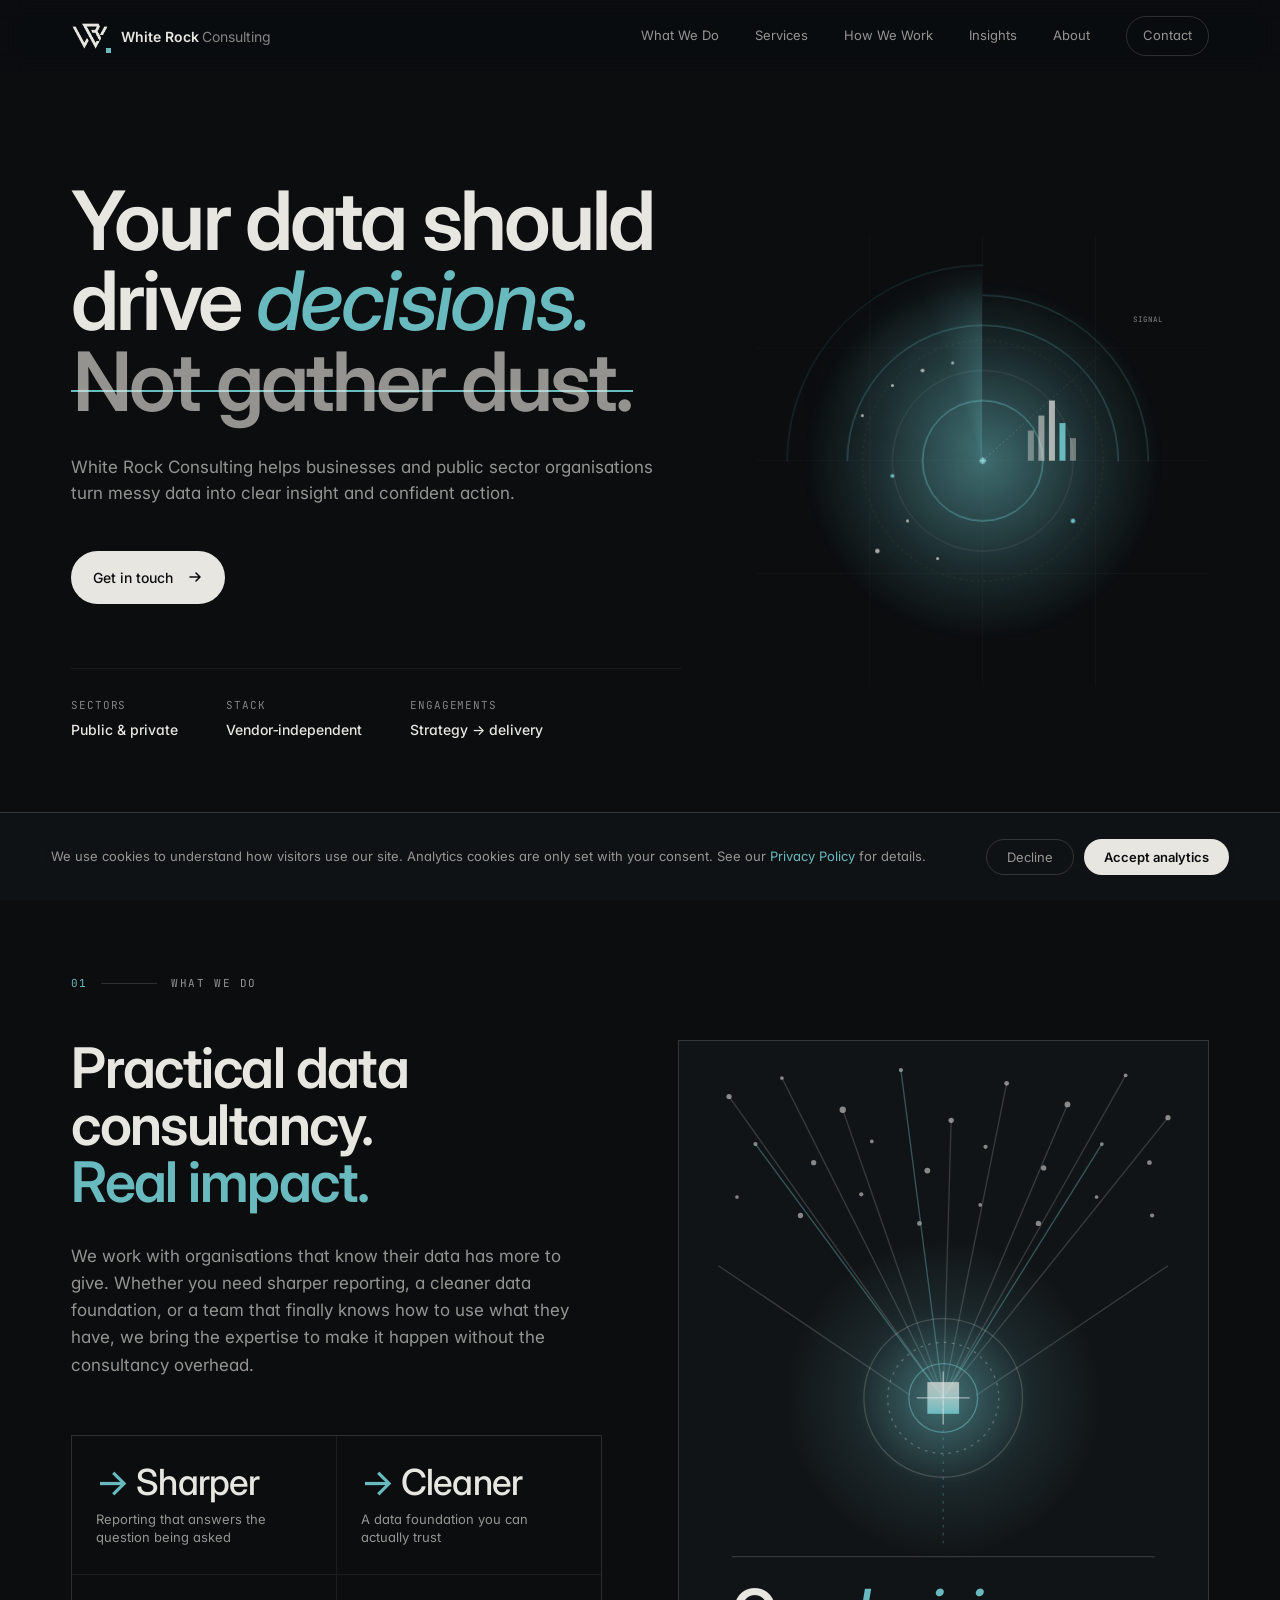
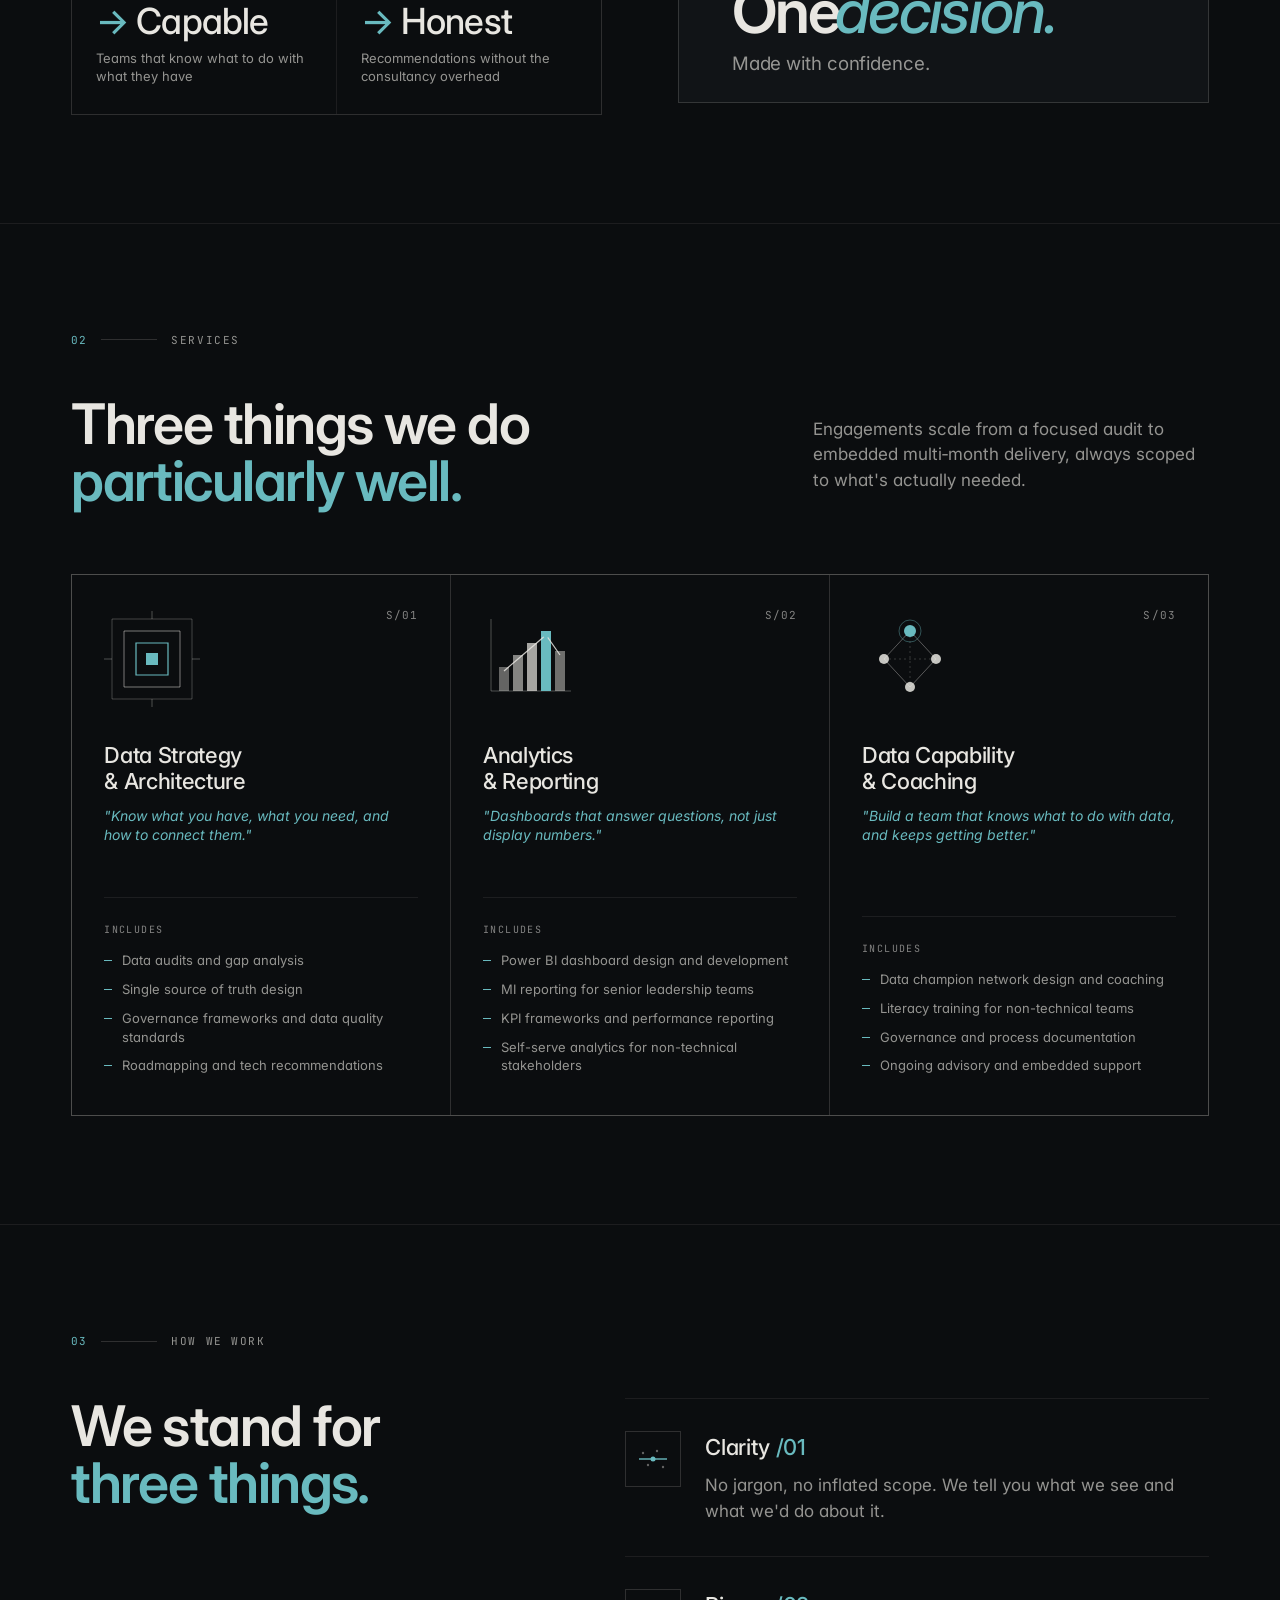
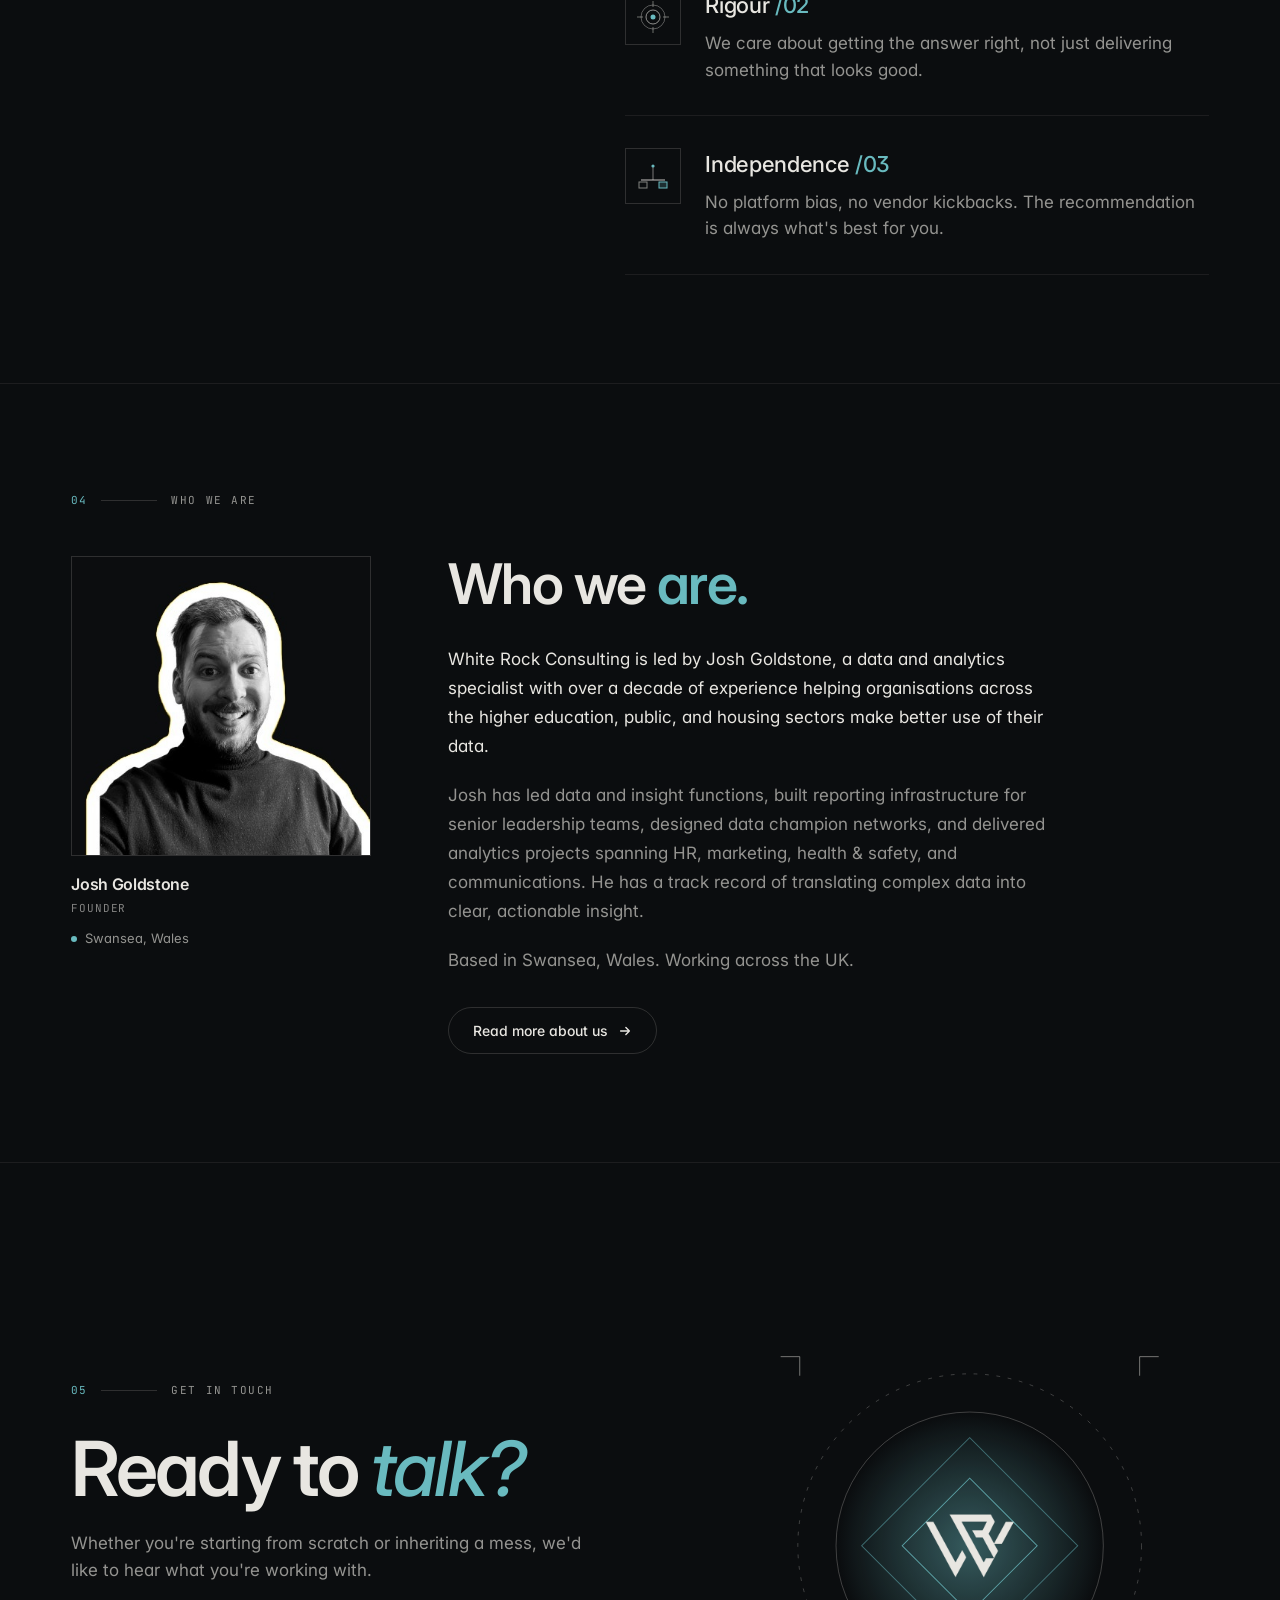
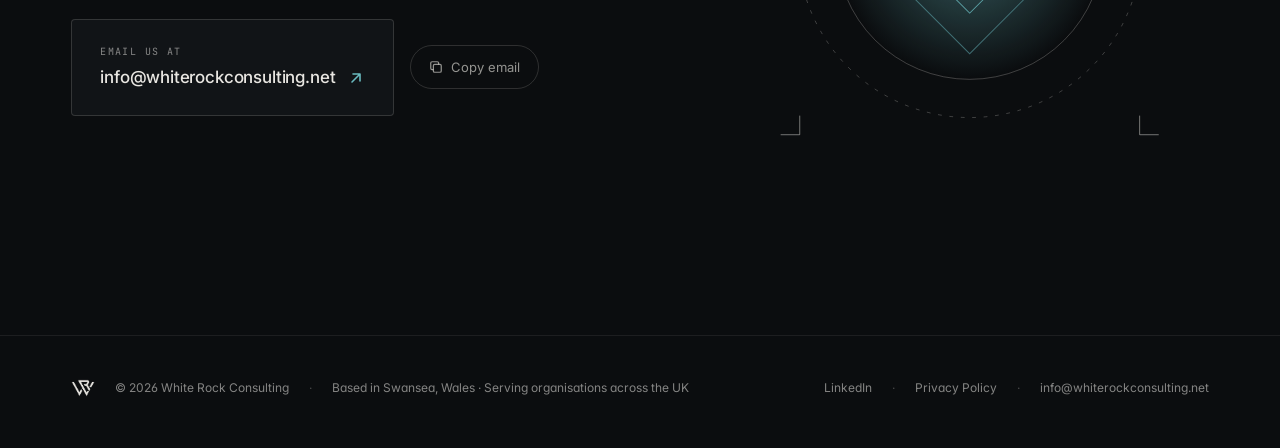
<file: index.html>
<!DOCTYPE html>
<html lang="en"><head>
<script>
    // Netlify Identity email links (invite, recovery, confirmation) land on the homepage.
    // Hand them to the CMS page, where the Identity widget is loaded. Normal visitors are untouched.
    (function () {
      var h = window.location.hash;
      if (/(invite_token|recovery_token|confirmation_token|email_change_token|access_token)=/.test(h)) {
        window.location.replace('/admin/' + h);
      }
    })();
  </script>
<meta charset="utf-8">
<script>
  // Opt in to the motion layer before first paint, unless the visitor prefers less motion
  if (!matchMedia('(prefers-reduced-motion: reduce)').matches) document.documentElement.classList.add('motion');
</script>
<meta name="google-site-verification" content="YRXdwfObj9e1kT4l8RQ0iouA22xgqPqr0mEOCYYbpSc">
<meta name="viewport" content="width=device-width, initial-scale=1">
<title>White Rock Consulting | Data Strategy and Analytics Consultancy | Wales, UK</title>
<link rel="canonical" href="https://whiterockconsulting.net/">

<meta name="description" content="White Rock Consulting helps businesses and public sector organisations across the UK turn messy data into clear insight. Power BI dashboards, data strategy, MI reporting, and capability coaching. Based in Swansea, Wales.">
<meta name="robots" content="index, follow">
  <meta property="og:title" content="White Rock Consulting | Data Strategy and Analytics Consultancy">
  <meta property="og:description" content="Practical data consultancy for UK businesses and public sector. Power BI, data strategy, MI reporting and capability coaching. Based in Wales.">
  <meta property="og:url" content="https://whiterockconsulting.net">
  <meta property="og:type" content="website">
  <script type="application/ld+json">{"@context":"https://schema.org","@type":"ProfessionalService","name":"White Rock Consulting","url":"https://whiterockconsulting.net","email":"info@whiterockconsulting.net","address":{"@type":"PostalAddress","addressLocality":"Swansea","addressRegion":"Wales","addressCountry":"GB"},"areaServed":"GB","description":"Data strategy, analytics and reporting, and data capability coaching for businesses and public sector organisations across the UK.","serviceType":["Data Strategy","Power BI Consulting","Analytics and Reporting","MI Reporting","Data Capability Coaching"]}</script>
<link rel="preconnect" href="https://fonts.googleapis.com">
<link rel="preconnect" href="https://fonts.gstatic.com" crossorigin>
<link href="https://fonts.googleapis.com/css2?family=Inter:ital,wght@0,400;0,500;0,600;0,700;1,400;1,500;1,700&family=JetBrains+Mono:wght@400&display=swap" rel="stylesheet">
<style>/* ── Cookie Banner ── */
    /* Rises from the bottom edge and leaves the same way */
    #cookie-banner {
      position: fixed;
      bottom: 0;
      left: 0;
      right: 0;
      z-index: 9999;
      background: rgba(17, 20, 23, 0.86);
      -webkit-backdrop-filter: blur(24px) saturate(140%);
      backdrop-filter: blur(24px) saturate(140%);
      border-top: 1px solid rgba(232,230,225,0.16);
      padding: 20px clamp(20px,4vw,56px);
      padding-bottom: max(20px, env(safe-area-inset-bottom));
      opacity: 0;
      transform: translateY(100%);
      visibility: hidden;
      transition: opacity 200ms ease-out, transform 320ms var(--ease-out), visibility 0s linear 320ms;
    }
    #cookie-banner.show {
      opacity: 1;
      transform: none;
      visibility: visible;
      transition: opacity 200ms ease-out, transform 320ms var(--ease-out), visibility 0s;
    }
    .cookie-inner {
      max-width: 1240px;
      margin: 0 auto;
      display: flex;
      align-items: center;
      justify-content: space-between;
      gap: 24px;
      flex-wrap: wrap;
    }
    .cookie-text {
      font-size: 0.8125rem;
      color: rgba(232,230,225,0.62);
      line-height: 1.6;
      flex: 1;
      min-width: 280px;
    }
    .cookie-text a { color: oklch(0.74 0.08 200); text-decoration: none; }
    .cookie-text a:hover { text-decoration: underline; }
    .cookie-btns { display: flex; gap: 10px; flex-shrink: 0; }
    .cookie-accept {
      background: #E8E6E1;
      color: #0B0D0F;
      border: none;
      padding: 9px 20px;
      font-size: 0.8125rem;
      font-weight: 600;
      border-radius: 999px;
      cursor: pointer;
      font-family: inherit;
      transition: opacity 160ms;
    }
    .cookie-accept:hover { opacity: 0.88; }
    .cookie-decline {
      background: none;
      color: rgba(232,230,225,0.62);
      border: 1px solid rgba(232,230,225,0.16);
      padding: 9px 20px;
      font-size: 0.8125rem;
      border-radius: 999px;
      cursor: pointer;
      font-family: inherit;
      transition: border-color 160ms, color 160ms;
    }
    .cookie-decline:hover { border-color: rgba(232,230,225,0.4); color: #E8E6E1; }
    </style>
<style>
  :root {
    --bg: #0B0D0F;
    --bg-2: #111417;
    --bg-3: #161A1E;
    --line: rgba(232, 230, 225, 0.08);
    --line-strong: rgba(232, 230, 225, 0.16);
    --fg: #E8E6E1;
    --fg-dim: rgba(232, 230, 225, 0.62);
    --fg-faint: rgba(232, 230, 225, 0.38);
    --accent: oklch(0.74 0.08 200);
    --accent-soft: oklch(0.74 0.08 200 / 0.14);
    --accent-line: oklch(0.74 0.08 200 / 0.34);
    --maxw: 1240px;
    --pad: clamp(20px, 4vw, 56px);
  }

  * { box-sizing: border-box; }
  html, body { margin: 0; padding: 0; }
  html { scroll-behavior: smooth; }
  body {
    background: var(--bg);
    color: var(--fg);
    font-family: 'Inter', system-ui, sans-serif;
    font-feature-settings: "ss01", "cv11";
    -webkit-font-smoothing: antialiased;
    text-rendering: optimizeLegibility;
    line-height: 1.5;
    overflow-x: hidden;
  }

  ::selection { background: var(--accent-soft); color: var(--fg); }

  a { color: inherit; text-decoration: none; }
  button { font-family: inherit; cursor: pointer; }

  .mono {
    font-family: 'JetBrains Mono', ui-monospace, monospace;
    font-size: 0.6875rem;
    letter-spacing: 0.08em;
    text-transform: uppercase;
    color: var(--fg-faint);
  }

  /* ───────── layout ───────── */
  .container {
    max-width: var(--maxw);
    margin: 0 auto;
    padding-left: var(--pad);
    padding-right: var(--pad);
  }

  section { position: relative; }

  /* ───────── nav ───────── */
  .nav {
    position: sticky;
    top: 0;
    z-index: 50;
    backdrop-filter: blur(14px);
    -webkit-backdrop-filter: blur(14px);
    background: rgba(11, 13, 15, 0.72);
    border-bottom: 1px solid transparent;
    transition: border-color 200ms;
  }
  .nav.scrolled { border-bottom-color: var(--line); }
  .nav-inner {
    display: flex;
    align-items: center;
    justify-content: space-between;
    height: 72px;
  }
  .brand { display: flex; align-items: center; gap: 12px; }
  .brand-mark {
    width: 38px; height: 38px;
    display: grid;
    place-items: center;
    position: relative;
  }
  .brand-mark img { width: 100%; height: 100%; object-fit: contain; display: block; }
  .brand-mark::after {
    content: "";
    position: absolute;
    width: 5px; height: 5px;
    background: var(--accent);
    bottom: 2px; right: -2px;
  }
  .brand-name {
    font-weight: 600;
    font-size: 0.875rem;
    letter-spacing: -0.005em;
  }
  .brand-name span { color: var(--fg-faint); font-weight: 400; }

  .nav-links { display: flex; gap: 36px; align-items: center; }
  .nav-links a {
    font-size: 0.8125rem;
    color: var(--fg-dim);
    transition: color 160ms;
    position: relative;
  }
  .nav-links a:hover { color: var(--fg); }
  .nav-cta {
    font-size: 0.8125rem;
    color: var(--fg);
    border: 1px solid var(--line-strong);
    padding: 9px 16px;
    border-radius: 999px;
    transition: border-color 160ms, background 160ms;
  }
  .nav-cta:hover { border-color: var(--accent-line); background: var(--accent-soft); }

  .menu-btn { display: none; }

  /* ───────── hero ───────── */
  .hero {
    padding-top: clamp(72px, 12vh, 140px);
    padding-bottom: clamp(80px, 14vh, 160px);
    position: relative;
    overflow: hidden;
  }
  .hero-grid {
    display: grid;
    grid-template-columns: minmax(0, 1.35fr) minmax(0, 1fr);
    gap: clamp(40px, 6vw, 96px);
    align-items: center;
  }
  .hero-eyebrow {
    display: inline-flex;
    align-items: center;
    gap: 10px;
    margin-bottom: 32px;
  }
  .hero-eyebrow .dot {
    width: 6px; height: 6px;
    background: var(--accent);
    border-radius: 50%;
    box-shadow: 0 0 14px var(--accent);
  }
  h1.hero-title {
    font-size: clamp(2.5rem, 6.4vw, 5.375rem);
    line-height: 0.98;
    letter-spacing: -0.035em;
    font-weight: 600;
    margin: 0 0 32px;
    text-wrap: balance;
  }
  h1.hero-title .accent {
    color: var(--accent);
    font-style: italic;
    font-weight: 500;
  }
  h1.hero-title .strike {
    color: var(--fg-dim);
    background-image: linear-gradient(var(--accent), var(--accent));
    background-repeat: no-repeat;
    background-position: 0 60%;
    background-size: 0% 2px;
    animation: strike 1.2s 0.6s var(--ease-out) forwards;
    padding: 0 2px;
  }
  @keyframes strike { to { background-size: 100% 2px; } }

  .hero-sub {
    font-size: clamp(0.9375rem, 1.4vw, 1.0625rem);
    line-height: 1.55;
    color: var(--fg-dim);
    max-width: 56ch;
    margin: 0 0 44px;
  }
  .hero-cta {
    display: inline-flex;
    align-items: center;
    gap: 14px;
    padding: 16px 22px;
    background: var(--fg);
    color: var(--bg);
    border-radius: 999px;
    font-weight: 500;
    font-size: 0.875rem;
  }
  .hero-cta .arrow { transition: transform 200ms var(--ease-out); }
  @media (hover: hover) {
    .hero-cta:hover { box-shadow: 0 12px 32px -12px rgba(232,230,225,0.4); }
    .hero-cta:hover .arrow { transform: translateX(4px); }
  }

  .hero-meta {
    display: flex;
    gap: 48px;
    margin-top: 64px;
    padding-top: 28px;
    border-top: 1px solid var(--line);
  }
  .hero-meta div { display: flex; flex-direction: column; gap: 6px; }
  .hero-meta strong { font-weight: 500; font-size: 0.875rem; }

  /* hero visual */
  .hero-visual {
    aspect-ratio: 1 / 1;
    position: relative;
  }
  .hero-visual svg { width: 100%; height: 100%; display: block; }

  /* ───────── section header ───────── */
  .sec {
    padding: clamp(80px, 12vh, 140px) 0;
    border-top: 1px solid var(--line);
  }
  .sec-label {
    display: flex;
    align-items: center;
    gap: 14px;
    margin-bottom: 48px;
  }
  .sec-label .num {
    font-family: 'JetBrains Mono', monospace;
    font-size: 0.6875rem;
    color: var(--accent);
    letter-spacing: 0.1em;
  }
  .sec-label .line {
    flex: 0 0 56px;
    height: 1px;
    background: var(--line-strong);
  }
  .sec-label .label {
    font-family: 'JetBrains Mono', monospace;
    font-size: 0.6875rem;
    letter-spacing: 0.14em;
    text-transform: uppercase;
    color: var(--fg-dim);
  }

  h2.sec-title {
    font-size: clamp(2rem, 4.4vw, 3.5rem);
    line-height: 1.02;
    letter-spacing: -0.028em;
    font-weight: 600;
    margin: 0;
    text-wrap: balance;
  }
  h2.sec-title .accent { color: var(--accent); }

  /* ───────── what we do ───────── */
  .wwd-grid {
    display: grid;
    grid-template-columns: minmax(0, 1fr) minmax(0, 1fr);
    gap: clamp(40px, 6vw, 96px);
    align-items: start;
  }
  .wwd-body {
    font-size: clamp(0.9375rem, 1.4vw, 1.0625rem);
    line-height: 1.6;
    color: var(--fg-dim);
    max-width: 52ch;
  }
  .wwd-marks {
    display: grid;
    grid-template-columns: repeat(2, 1fr);
    gap: 1px;
    background: var(--line);
    border: 1px solid var(--line);
    margin-top: 56px;
  }
  .wwd-marks .cell {
    background: var(--bg);
    padding: 28px 24px;
    display: flex;
    flex-direction: column;
    gap: 10px;
  }
  .wwd-marks .cell .stat {
    font-size: 2.25rem;
    font-weight: 500;
    letter-spacing: -0.025em;
    line-height: 1;
  }
  .wwd-marks .cell .stat .accent { color: var(--accent); }
  .wwd-marks .cell .label {
    font-size: 0.8125rem;
    color: var(--fg-dim);
    line-height: 1.4;
  }

  .wwd-visual {
    aspect-ratio: 4 / 5;
    position: relative;
    border: 1px solid var(--line-strong);
    background: var(--bg-2);
    overflow: hidden;
  }
  .wwd-visual svg { width: 100%; height: 100%; display: block; }
  .wwd-visual .corner {
    position: absolute;
    font-family: 'JetBrains Mono', monospace;
    font-size: 0.625rem;
    letter-spacing: 0.14em;
    color: var(--fg-faint);
    z-index: 2;
    pointer-events: none;
  }
  .wwd-visual .corner.tl { top: 16px; left: 18px; }
  .wwd-visual .corner.br { bottom: 16px; right: 18px; color: var(--accent); }

  /* ───────── services ───────── */
  .services-head {
    display: flex;
    justify-content: space-between;
    align-items: end;
    gap: 40px;
    margin-bottom: 64px;
  }
  .services-head .lede {
    color: var(--fg-dim);
    font-size: clamp(0.9375rem, 1.4vw, 1.0625rem);
    max-width: 36ch;
  }

  .services {
    display: grid;
    grid-template-columns: repeat(3, 1fr);
    gap: 1px;
    background: var(--line-strong);
    border: 1px solid var(--line-strong);
  }
  .service {
    background: var(--bg);
    padding: 36px 32px 40px;
    display: flex;
    flex-direction: column;
    min-height: 540px;
    position: relative;
  }
  .service-mark {
    width: 96px;
    height: 96px;
    margin-bottom: 36px;
  }
  .service-mark svg { width: 100%; height: 100%; }
  .service-num {
    position: absolute;
    top: 32px;
    right: 32px;
    font-family: 'JetBrains Mono', monospace;
    font-size: 0.6875rem;
    color: var(--fg-faint);
    letter-spacing: 0.1em;
  }
  .service-title {
    font-size: 1.375rem;
    font-weight: 500;
    letter-spacing: -0.015em;
    margin: 0 0 12px;
    line-height: 1.15;
  }
  .service-tag {
    font-size: 0.875rem;
    color: var(--accent);
    margin: 0 0 28px;
    font-style: italic;
    line-height: 1.4;
  }
  .service-includes {
    margin-top: auto;
    padding-top: 24px;
    border-top: 1px solid var(--line);
  }
  .service-includes .label {
    font-family: 'JetBrains Mono', monospace;
    font-size: 0.625rem;
    letter-spacing: 0.14em;
    text-transform: uppercase;
    color: var(--fg-faint);
    margin-bottom: 14px;
    display: block;
  }
  .service-includes ul {
    list-style: none;
    margin: 0; padding: 0;
    display: flex;
    flex-direction: column;
    gap: 10px;
  }
  .service-includes li {
    font-size: 0.8125rem;
    color: var(--fg-dim);
    line-height: 1.45;
    padding-left: 18px;
    position: relative;
  }
  .service-includes li::before {
    content: "";
    position: absolute;
    left: 0;
    top: 9px;
    width: 8px;
    height: 1px;
    background: var(--accent);
  }

  /* ───────── how we work ───────── */
  .values-grid {
    display: grid;
    grid-template-columns: minmax(0, 0.9fr) minmax(0, 1.1fr);
    gap: clamp(40px, 6vw, 100px);
    align-items: start;
  }
  .values {
    display: flex;
    flex-direction: column;
    gap: 0;
  }
  .value {
    display: grid;
    grid-template-columns: 56px 1fr;
    gap: 24px;
    padding: 32px 0;
    border-top: 1px solid var(--line);
    align-items: start;
  }
  .value:last-child { border-bottom: 1px solid var(--line); }
  .value-mark {
    width: 56px;
    height: 56px;
    border: 1px solid var(--line-strong);
    display: grid;
    place-items: center;
    flex-shrink: 0;
  }
  .value-mark svg { width: 32px; height: 32px; }
  .value h3 {
    margin: 0 0 8px;
    font-size: 1.375rem;
    font-weight: 500;
    letter-spacing: -0.015em;
  }
  .value h3 .accent { color: var(--accent); }
  .value p {
    margin: 0;
    color: var(--fg-dim);
    font-size: clamp(0.9375rem, 1.4vw, 1.0625rem);
    line-height: 1.55;
    max-width: 52ch;
  }

  /* ───────── cta ───────── */
  .cta {
    padding: clamp(100px, 16vh, 180px) 0;
    border-top: 1px solid var(--line);
    position: relative;
    overflow: hidden;
  }
  .cta-inner {
    display: grid;
    grid-template-columns: minmax(0, 1.1fr) minmax(0, 0.9fr);
    gap: clamp(40px, 6vw, 80px);
    align-items: center;
  }
  .cta h2 {
    font-size: clamp(2.5rem, 6vw, 4.75rem);
    letter-spacing: -0.035em;
    line-height: 1;
    font-weight: 600;
    margin: 0 0 24px;
    text-wrap: balance;
  }
  .cta h2 .accent { color: var(--accent); font-style: italic; font-weight: 500; }
  .cta p {
    color: var(--fg-dim);
    font-size: clamp(0.9375rem, 1.4vw, 1.0625rem);
    line-height: 1.55;
    max-width: 48ch;
    margin: 0 0 36px;
  }
  .cta-mail {
    display: inline-flex;
    flex-direction: column;
    gap: 6px;
    padding: 24px 28px;
    border: 1px solid var(--line-strong);
    border-radius: 4px;
    background: var(--bg-2);
  }
  .cta-mail:hover { border-color: var(--accent-line); background: var(--bg-3); }
  .cta-actions { display: flex; align-items: center; gap: 16px; flex-wrap: wrap; }
  .copy-email {
    display: inline-flex;
    align-items: center;
    gap: 8px;
    min-height: 44px;
    padding: 0 18px;
    background: transparent;
    border: 1px solid var(--line-strong);
    border-radius: 999px;
    color: var(--fg-dim);
    font-size: 0.8125rem;
  }
  .copy-email:hover { color: var(--fg); border-color: var(--accent-line); }
  .copy-email[data-state="copied"] { color: var(--accent); border-color: var(--accent-line); }
  .cta-mail .label {
    font-family: 'JetBrains Mono', monospace;
    font-size: 0.625rem;
    letter-spacing: 0.14em;
    text-transform: uppercase;
    color: var(--fg-faint);
  }
  .cta-mail .addr {
    font-size: clamp(0.9375rem, 1.4vw, 1.0625rem);
    font-weight: 500;
    letter-spacing: -0.01em;
    display: flex;
    align-items: center;
    gap: 12px;
  }
  .cta-mail .addr .arrow { color: var(--accent); transition: transform 200ms var(--ease-out); }
  @media (hover: hover) {
    .cta-mail:hover .addr .arrow { transform: translate(4px, -4px); }
  }

  /* ───────── about ───────── */
  .about-grid {
    display: grid;
    grid-template-columns: 300px minmax(0, 1fr);
    gap: clamp(40px, 6vw, 96px);
    align-items: start;
  }
  .about-photo {
    width: 100%;
    height: auto;
    display: block;
    border: 1px solid var(--line-strong);
  }
  .about-name { margin-top: 16px; font-size: 1rem; font-weight: 600; letter-spacing: -0.02em; }
  .about-role { margin-top: 4px; }
  .about-location {
    margin-top: 12px;
    font-size: 0.8125rem;
    color: var(--fg-dim);
    display: flex;
    align-items: center;
    gap: 8px;
  }
  .about-location .dot { width: 6px; height: 6px; background: var(--accent); border-radius: 50%; flex-shrink: 0; }
  .about-body { margin: 32px 0; max-width: 60ch; }
  .about-body p {
    font-size: clamp(0.9375rem, 1.4vw, 1.0625rem);
    color: var(--fg-dim);
    line-height: 1.7;
    margin: 0 0 1.2em;
  }
  .about-body p:last-child { margin-bottom: 0; }
  .about-body .lead { color: var(--fg); }
  .about-more {
    display: inline-flex;
    align-items: center;
    gap: 10px;
    font-size: 0.875rem;
    font-weight: 500;
    border: 1px solid var(--line-strong);
    padding: 12px 24px;
    border-radius: 999px;
  }
  .about-more:hover { border-color: var(--accent-line); background: var(--accent-soft); }
  .about-more .arrow { transition: transform 200ms var(--ease-out); }
  @media (hover: hover) {
    .about-more:hover .arrow { transform: translateX(4px); }
  }

  .cta-visual {
    aspect-ratio: 1 / 1;
    position: relative;
  }

  /* ───────── footer ───────── */
  footer {
    border-top: 1px solid var(--line);
    padding: 40px 0 48px;
  }
  .foot {
    display: flex;
    justify-content: space-between;
    align-items: center;
    flex-wrap: wrap;
    gap: 20px;
  }
  .foot-left, .foot-right {
    display: flex;
    align-items: center;
    gap: 20px;
    font-size: 0.75rem;
    color: var(--fg-faint);
  }
  .foot-right a:hover { color: var(--fg); }
  .foot .sep { opacity: 0.5; }

  /* ───────── responsive ───────── */
  /* mobile nav lives in /assets/site.css (shared by every page) */
  @media (max-width: 880px) {
    .hero-grid, .wwd-grid, .values-grid, .cta-inner, .about-grid {
      grid-template-columns: 1fr;
    }
    .hero-visual, .cta-visual { aspect-ratio: 5/4; max-width: 480px; }
    .services { grid-template-columns: 1fr; }
    .service { min-height: auto; }
    .services-head { flex-direction: column; align-items: start; }
    .hero-meta { flex-wrap: wrap; gap: 24px; }
    .wwd-marks { grid-template-columns: 1fr; }
    .about-card { max-width: 280px; }
    .foot-left, .foot-right { flex-wrap: wrap; row-gap: 8px; }
  }
</style>
<link rel="stylesheet" href="/assets/site.css">
<link rel="stylesheet" href="/assets/motion.css">
</head>
<body>

<!-- ═══════════ NAV ═══════════ -->
<nav class="nav" id="nav">
  <div class="container nav-inner">
    <a href="#top" class="brand">
      <div class="brand-mark"><img src="/images/logo.png" alt="White Rock Consulting"></div>
      <div class="brand-name">White Rock <span>Consulting</span></div>
    </a>
    <div class="nav-links" id="navLinks">
      <a href="#what">What We Do</a>
      <a href="#services">Services</a>
      <a href="#how">How We Work</a>
      <a href="/blog.html">Insights</a>
      <a href="/about.html">About</a>
      <a href="#contact" class="nav-cta">Contact</a>
    </div>
    <button class="menu-btn" id="menuBtn" type="button" aria-label="Open menu" aria-expanded="false" aria-controls="navLinks">
        <svg width="16" height="16" viewBox="0 0 16 16" fill="none" aria-hidden="true"><path class="l1" d="M2 4h12" stroke="currentColor" stroke-width="1.4"/><path class="l2" d="M2 8h12" stroke="currentColor" stroke-width="1.4"/><path class="l3" d="M2 12h12" stroke="currentColor" stroke-width="1.4"/></svg>
      </button>
  </div>
</nav>

<!-- ═══════════ HERO ═══════════ -->
<section class="hero" id="top">
  <div class="container hero-grid">
    <div>
      <h1 class="hero-title">
        Your data should drive <span class="accent">decisions.</span><br>
        <span class="strike">Not gather dust.</span>
      </h1>
      <p class="hero-sub">
        White Rock Consulting helps businesses and public sector organisations turn messy data into clear insight and confident action.
      </p>
      <a href="mailto:info@whiterockconsulting.net" class="hero-cta">
        Get in touch
        <svg class="arrow" width="16" height="16" viewBox="0 0 16 16" fill="none" aria-hidden="true"><path d="M3 8h10m0 0L9 4m4 4L9 12" stroke="currentColor" stroke-width="1.6" stroke-linecap="round" stroke-linejoin="round"></path></svg>
      </a>

      <div class="hero-meta">
        <div>
          <span class="mono">Sectors</span>
          <strong>Public &amp; private</strong>
        </div>
        <div>
          <span class="mono">Stack</span>
          <strong>Vendor‑independent</strong>
        </div>
        <div>
          <span class="mono">Engagements</span>
          <strong>Strategy → delivery</strong>
        </div>
      </div>
    </div>

    <!-- abstract hero visual: concentric arcs + scatter -->
    <div class="hero-visual" aria-hidden="true">
      <div class="hv-sweep"></div>
      <svg viewBox="0 0 600 600" preserveAspectRatio="xMidYMid meet">
        <defs>
          <radialGradient id="arcGrad" cx="50%" cy="50%" r="50%">
            <stop offset="0%" stop-color="oklch(0.74 0.08 200)" stop-opacity="0.55"></stop>
            <stop offset="60%" stop-color="oklch(0.74 0.08 200)" stop-opacity="0.18"></stop>
            <stop offset="100%" stop-color="oklch(0.74 0.08 200)" stop-opacity="0"></stop>
          </radialGradient>
          <linearGradient id="lineFade" x1="0" y1="0" x2="1" y2="0">
            <stop offset="0%" stop-color="rgba(232,230,225,0.4)"></stop>
            <stop offset="100%" stop-color="rgba(232,230,225,0)"></stop>
          </linearGradient>
        </defs>

        <!-- subtle grid -->
        <g class="hv-layer" data-depth="0.15">
        <g stroke="rgba(232,230,225,0.05)" stroke-width="1">
          <line x1="0" y1="150" x2="600" y2="150"></line>
          <line x1="0" y1="300" x2="600" y2="300"></line>
          <line x1="0" y1="450" x2="600" y2="450"></line>
          <line x1="150" y1="0" x2="150" y2="600"></line>
          <line x1="300" y1="0" x2="300" y2="600"></line>
          <line x1="450" y1="0" x2="450" y2="600"></line>
        </g>
        </g>

        <!-- glow disk -->
        <circle class="hv-glow" cx="300" cy="300" r="240" fill="url(#arcGrad)"></circle>

        <g class="hv-layer" data-depth="0.4">

        <!-- concentric arcs, partial sweeps -->
        <g class="hv-arcs" fill="none" stroke="oklch(0.74 0.08 200)" stroke-linecap="round">
          <circle cx="300" cy="300" r="80" stroke-opacity="0.85" stroke-width="1.2" pathLength="1"></circle>
          <path d="M120 300 A 180 180 0 0 1 480 300" stroke-opacity="0.6" stroke-width="1" pathLength="1"></path>
          <path d="M300 80 A 220 220 0 0 1 520 300" stroke-opacity="0.45" stroke-width="1" pathLength="1"></path>
          <path d="M40 300 A 260 260 0 0 1 300 40" stroke-opacity="0.3" stroke-width="1" pathLength="1"></path>
        </g>
        <g fill="none" stroke="rgba(232,230,225,0.18)" stroke-width="1">
          <circle class="hv-ring" cx="300" cy="300" r="120"></circle>
          <circle class="hv-ring hv-spin" cx="300" cy="300" r="160" stroke-dasharray="2 6"></circle>
        </g>
        </g>

        <!-- bar cluster -->
        <g class="hv-layer" data-depth="0.7">
        <g class="hv-bars" transform="translate(360, 220)">
          <rect x="0" y="40" width="8" height="40" fill="rgba(232,230,225,0.4)"></rect>
          <rect x="14" y="20" width="8" height="60" fill="rgba(232,230,225,0.55)"></rect>
          <rect x="28" y="0" width="8" height="80" fill="rgba(232,230,225,0.7)"></rect>
          <rect x="42" y="30" width="8" height="50" fill="oklch(0.74 0.08 200)"></rect>
          <rect x="56" y="50" width="8" height="30" fill="rgba(232,230,225,0.4)"></rect>
        </g>
        </g>

        <!-- scatter dots (each pings as the sweep passes; see motion.js) -->
        <g class="hv-layer" data-depth="1">
        <g class="hv-dots" fill="rgba(232,230,225,0.7)">
          <circle cx="180" cy="200" r="2"></circle>
          <circle cx="220" cy="180" r="2.5"></circle>
          <circle cx="260" cy="170" r="2"></circle>
          <circle cx="200" cy="380" r="2"></circle>
          <circle cx="160" cy="420" r="3"></circle>
          <circle cx="240" cy="430" r="2"></circle>
          <circle cx="140" cy="240" r="2"></circle>
        </g>
        <g class="hv-dots" fill="oklch(0.74 0.08 200)">
          <circle class="hv-core" cx="300" cy="300" r="4"></circle>
          <circle cx="420" cy="380" r="3"></circle>
          <circle cx="180" cy="320" r="2.5"></circle>
        </g>
        </g>

        <!-- crosshair -->
        <g stroke="rgba(232,230,225,0.5)" stroke-width="1">
          <line x1="295" y1="300" x2="305" y2="300"></line>
          <line x1="300" y1="295" x2="300" y2="305"></line>
        </g>

        <!-- diagonal connecting line -->
        <g class="hv-layer hv-signal" data-depth="0.55">
        <line x1="300" y1="300" x2="500" y2="120" stroke="url(#lineFade)" stroke-width="1" stroke-dasharray="2 4"></line>
        <text x="500" y="115" font-family="JetBrains Mono, monospace" font-size="10" fill="rgba(232,230,225,0.55)">SIGNAL</text>
        </g>
      </svg>
    </div>
  </div>
</section>

<!-- ═══════════ WHAT WE DO ═══════════ -->
<section class="sec" id="what">
  <div class="container">
    <div class="sec-label">
      <span class="num">01</span>
      <span class="line"></span>
      <span class="label">What we do</span>
    </div>

    <div class="wwd-grid">
      <div>
        <h2 class="sec-title">Practical data consultancy. <span class="accent">Real impact.</span></h2>
        <p class="wwd-body" style="margin-top: 32px;">
          We work with organisations that know their data has more to give. Whether you need sharper reporting, a cleaner data foundation, or a team that finally knows how to use what they have, we bring the expertise to make it happen without the consultancy overhead.
        </p>

        <div class="wwd-marks">
          <div class="cell">
            <div class="stat"><span class="accent">→</span> Sharper</div>
            <div class="label">Reporting that answers the question being asked</div>
          </div>
          <div class="cell">
            <div class="stat"><span class="accent">→</span> Cleaner</div>
            <div class="label">A data foundation you can actually trust</div>
          </div>
          <div class="cell">
            <div class="stat"><span class="accent">→</span> Capable</div>
            <div class="label">Teams that know what to do with what they have</div>
          </div>
          <div class="cell">
            <div class="stat"><span class="accent">→</span> Honest</div>
            <div class="label">Recommendations without the consultancy overhead</div>
          </div>
        </div>
      </div>

      <!-- abstract data visual -->
      <div class="wwd-visual" aria-hidden="true">
        <svg viewBox="0 0 400 500" preserveAspectRatio="xMidYMid slice">
          <defs>
            <radialGradient id="focusGlow" cx="50%" cy="50%" r="50%">
              <stop offset="0%" stop-color="oklch(0.74 0.08 200)" stop-opacity="0.55"></stop>
              <stop offset="55%" stop-color="oklch(0.74 0.08 200)" stop-opacity="0.12"></stop>
              <stop offset="100%" stop-color="oklch(0.74 0.08 200)" stop-opacity="0"></stop>
            </radialGradient>
            <linearGradient id="condense" x1="0" y1="0" x2="0" y2="1">
              <stop offset="0%" stop-color="rgba(232,230,225,0.7)"></stop>
              <stop offset="100%" stop-color="oklch(0.74 0.08 200)"></stop>
            </linearGradient>
          </defs>

          <!-- Top: scattered field of data (the mess) -->
          <g fill="rgba(232,230,225,0.55)">
            <circle cx="38" cy="42" r="2"></circle><circle cx="78" cy="28" r="1.4"></circle><circle cx="124" cy="52" r="2.4"></circle>
            <circle cx="168" cy="22" r="1.6"></circle><circle cx="206" cy="60" r="2"></circle><circle cx="248" cy="32" r="1.8"></circle>
            <circle cx="294" cy="48" r="2.2"></circle><circle cx="338" cy="26" r="1.4"></circle><circle cx="370" cy="58" r="2"></circle>
            <circle cx="58" cy="78" r="1.6"></circle><circle cx="102" cy="92" r="2"></circle><circle cx="146" cy="76" r="1.4"></circle>
            <circle cx="188" cy="98" r="2.2"></circle><circle cx="232" cy="80" r="1.6"></circle><circle cx="276" cy="96" r="2"></circle>
            <circle cx="320" cy="78" r="1.4"></circle><circle cx="356" cy="92" r="1.8"></circle>
            <circle cx="44" cy="118" r="1.4"></circle><circle cx="92" cy="132" r="2"></circle><circle cx="138" cy="116" r="1.6"></circle>
            <circle cx="182" cy="138" r="1.8"></circle><circle cx="228" cy="124" r="1.4"></circle><circle cx="272" cy="138" r="2"></circle>
            <circle cx="316" cy="118" r="1.4"></circle><circle cx="358" cy="132" r="1.6"></circle>
          </g>

          <!-- Converging lines: data being filtered/processed (pulses travel along them; see motion.js) -->
          <g class="flow-lines" stroke="rgba(232,230,225,0.18)" stroke-width="1" fill="none">
            <line x1="38" y1="42" x2="200" y2="270"></line>
            <line x1="124" y1="52" x2="200" y2="270"></line>
            <line x1="206" y1="60" x2="200" y2="270"></line>
            <line x1="294" y1="48" x2="200" y2="270"></line>
            <line x1="370" y1="58" x2="200" y2="270"></line>
            <line x1="78" y1="28" x2="200" y2="270"></line>
            <line x1="248" y1="32" x2="200" y2="270"></line>
            <line x1="338" y1="26" x2="200" y2="270"></line>
          </g>
          <g class="flow-lines" stroke="oklch(0.74 0.08 200 / 0.4)" stroke-width="1" fill="none">
            <line x1="168" y1="22" x2="200" y2="270"></line>
            <line x1="58" y1="78" x2="200" y2="270"></line>
            <line x1="320" y1="78" x2="200" y2="270"></line>
          </g>

          <!-- Funnel suggestion: tapering bracket lines -->
          <g stroke="rgba(232,230,225,0.18)" stroke-width="1" fill="none">
            <path d="M 30 170 L 175 268"></path>
            <path d="M 370 170 L 225 268"></path>
          </g>

          <!-- Glow disk behind the focal point -->
          <circle cx="200" cy="270" r="120" fill="url(#focusGlow)"></circle>

          <!-- Concentric focusing rings -->
          <g fill="none">
            <circle cx="200" cy="270" r="60" stroke="rgba(232,230,225,0.18)" stroke-width="1"></circle>
            <circle cx="200" cy="270" r="42" stroke="rgba(232,230,225,0.28)" stroke-width="1" stroke-dasharray="2 4"></circle>
            <circle cx="200" cy="270" r="26" stroke="oklch(0.74 0.08 200 / 0.55)" stroke-width="1"></circle>
          </g>

          <!-- THE single insight: bold focal mark -->
          <g>
            <rect class="flow-target" x="188" y="258" width="24" height="24" fill="url(#condense)"></rect>
            <line x1="180" y1="270" x2="220" y2="270" stroke="#E8E6E1" stroke-width="1" stroke-opacity="0.6"></line>
            <line x1="200" y1="250" x2="200" y2="290" stroke="#E8E6E1" stroke-width="1" stroke-opacity="0.6"></line>
          </g>

          <!-- Crosshair extensions (vertical only) -->
          <g stroke="oklch(0.74 0.08 200 / 0.3)" stroke-width="1" stroke-dasharray="2 4">
            <line x1="200" y1="270" x2="200" y2="380"></line>
          </g>

          <!-- Bottom block: clean typographic answer, no labels -->
          <g transform="translate(40, 390)">
            <line x1="0" y1="0" x2="320" y2="0" stroke="rgba(232,230,225,0.16)" stroke-width="1"></line>
            <text x="0" y="58" font-family="Inter, sans-serif" font-size="46" font-weight="600" fill="#E8E6E1" letter-spacing="-0.03em">One</text>
            <text x="78" y="58" font-family="Inter, sans-serif" font-size="46" font-weight="500" font-style="italic" fill="oklch(0.74 0.08 200)" letter-spacing="-0.03em">decision.</text>
            <text x="0" y="86" font-family="Inter, sans-serif" font-size="14" font-weight="400" fill="rgba(232,230,225,0.62)" letter-spacing="-0.005em">Made with confidence.</text>
          </g>
        </svg>
      </div>
    </div>
  </div>
</section>

<!-- ═══════════ SERVICES ═══════════ -->
<section class="sec" id="services">
  <div class="container">
    <div class="sec-label">
      <span class="num">02</span>
      <span class="line"></span>
      <span class="label">Services</span>
    </div>
    <div class="services-head">
      <h2 class="sec-title">Three things we do<br><span class="accent">particularly well.</span></h2>
      <p class="lede">Engagements scale from a focused audit to embedded multi‑month delivery, always scoped to what's actually needed.</p>
    </div>

    <div class="services">
      <!-- Card 1 -->
      <article class="service">
        <span class="service-num">S/01</span>
        <div class="service-mark">
          <!-- abstract: nested rectangles = architecture -->
          <svg viewBox="0 0 96 96" fill="none">
            <rect x="8" y="8" width="80" height="80" pathLength="1" stroke="rgba(232,230,225,0.25)" stroke-width="1"></rect>
            <rect x="20" y="20" width="56" height="56" pathLength="1" stroke="rgba(232,230,225,0.5)" stroke-width="1"></rect>
            <rect x="32" y="32" width="32" height="32" pathLength="1" stroke="oklch(0.74 0.08 200)" stroke-width="1.2"></rect>
            <rect x="42" y="42" width="12" height="12" fill="oklch(0.74 0.08 200)"></rect>
            <line x1="0" y1="48" x2="8" y2="48" pathLength="1" stroke="rgba(232,230,225,0.3)"></line>
            <line x1="88" y1="48" x2="96" y2="48" pathLength="1" stroke="rgba(232,230,225,0.3)"></line>
            <line x1="48" y1="0" x2="48" y2="8" pathLength="1" stroke="rgba(232,230,225,0.3)"></line>
            <line x1="48" y1="88" x2="48" y2="96" pathLength="1" stroke="rgba(232,230,225,0.3)"></line>
          </svg>
        </div>
        <h3 class="service-title">Data Strategy<br>&amp; Architecture</h3>
        <p class="service-tag">"Know what you have, what you need, and how to connect them."</p>
        <div class="service-includes">
          <span class="label">Includes</span>
          <ul>
            <li>Data audits and gap analysis</li>
            <li>Single source of truth design</li>
            <li>Governance frameworks and data quality standards</li>
            <li>Roadmapping and tech recommendations</li>
          </ul>
        </div>
      </article>

      <!-- Card 2 -->
      <article class="service">
        <span class="service-num">S/02</span>
        <div class="service-mark">
          <!-- abstract: bars + line = analytics -->
          <svg viewBox="0 0 96 96" fill="none">
            <line x1="8" y1="80" x2="88" y2="80" pathLength="1" stroke="rgba(232,230,225,0.3)"></line>
            <line x1="8" y1="8" x2="8" y2="80" pathLength="1" stroke="rgba(232,230,225,0.3)"></line>
            <rect x="16" y="56" width="10" height="24" fill="rgba(232,230,225,0.4)"></rect>
            <rect x="30" y="44" width="10" height="36" fill="rgba(232,230,225,0.55)"></rect>
            <rect x="44" y="32" width="10" height="48" fill="rgba(232,230,225,0.7)"></rect>
            <rect x="58" y="20" width="10" height="60" fill="oklch(0.74 0.08 200)"></rect>
            <rect x="72" y="40" width="10" height="40" fill="rgba(232,230,225,0.45)"></rect>
            <polyline points="21,60 35,48 49,36 63,24 77,44" pathLength="1" stroke="rgba(232,230,225,0.85)" stroke-width="1.2" fill="none"></polyline>
            <circle cx="63" cy="24" r="3" fill="oklch(0.74 0.08 200)"></circle>
          </svg>
        </div>
        <h3 class="service-title">Analytics<br>&amp; Reporting</h3>
        <p class="service-tag">"Dashboards that answer questions, not just display numbers."</p>
        <div class="service-includes">
          <span class="label">Includes</span>
          <ul>
            <li>Power BI dashboard design and development</li>
            <li>MI reporting for senior leadership teams</li>
            <li>KPI frameworks and performance reporting</li>
            <li>Self-serve analytics for non-technical stakeholders</li>
          </ul>
        </div>
      </article>

      <!-- Card 3 -->
      <article class="service">
        <span class="service-num">S/03</span>
        <div class="service-mark">
          <!-- abstract: connected nodes = capability network -->
          <svg viewBox="0 0 96 96" fill="none">
            <line x1="48" y1="20" x2="22" y2="48" pathLength="1" stroke="rgba(232,230,225,0.35)"></line>
            <line x1="48" y1="20" x2="74" y2="48" pathLength="1" stroke="rgba(232,230,225,0.35)"></line>
            <line x1="22" y1="48" x2="48" y2="76" pathLength="1" stroke="rgba(232,230,225,0.35)"></line>
            <line x1="74" y1="48" x2="48" y2="76" pathLength="1" stroke="rgba(232,230,225,0.35)"></line>
            <line x1="22" y1="48" x2="74" y2="48" stroke="rgba(232,230,225,0.2)" stroke-dasharray="2 3"></line>
            <line x1="48" y1="20" x2="48" y2="76" stroke="rgba(232,230,225,0.2)" stroke-dasharray="2 3"></line>
            <circle cx="48" cy="20" r="6" fill="oklch(0.74 0.08 200)"></circle>
            <circle cx="22" cy="48" r="5" fill="rgba(232,230,225,0.85)"></circle>
            <circle cx="74" cy="48" r="5" fill="rgba(232,230,225,0.85)"></circle>
            <circle cx="48" cy="76" r="5" fill="rgba(232,230,225,0.85)"></circle>
            <circle cx="48" cy="20" r="11" pathLength="1" stroke="oklch(0.74 0.08 200 / 0.4)" fill="none"></circle>
          </svg>
        </div>
        <h3 class="service-title">Data Capability<br>&amp; Coaching</h3>
        <p class="service-tag">"Build a team that knows what to do with data, and keeps getting better."</p>
        <div class="service-includes">
          <span class="label">Includes</span>
          <ul>
            <li>Data champion network design and coaching</li>
            <li>Literacy training for non-technical teams</li>
            <li>Governance and process documentation</li>
            <li>Ongoing advisory and embedded support</li>
          </ul>
        </div>
      </article>
    </div>
  </div>
</section>

<!-- ═══════════ HOW WE WORK ═══════════ -->
<section class="sec" id="how">
  <div class="container">
    <div class="sec-label">
      <span class="num">03</span>
      <span class="line"></span>
      <span class="label">How we work</span>
    </div>

    <div class="values-grid">
      <h2 class="sec-title">We stand for<br><span class="accent">three things.</span></h2>

      <div class="values">
        <div class="value">
          <div class="value-mark">
            <!-- clarity: clean horizontal line through noise -->
            <svg viewBox="0 0 32 32" fill="none">
              <circle cx="6" cy="10" r="1.2" fill="rgba(232,230,225,0.4)"></circle>
              <circle cx="11" cy="22" r="1.2" fill="rgba(232,230,225,0.4)"></circle>
              <circle cx="20" cy="8" r="1.2" fill="rgba(232,230,225,0.4)"></circle>
              <circle cx="26" cy="24" r="1.2" fill="rgba(232,230,225,0.4)"></circle>
              <line x1="2" y1="16" x2="30" y2="16" stroke="oklch(0.74 0.08 200)" stroke-width="1.4"></line>
              <circle cx="16" cy="16" r="2.5" fill="oklch(0.74 0.08 200)"></circle>
            </svg>
          </div>
          <div>
            <h3>Clarity <span class="accent">/01</span></h3>
            <p>No jargon, no inflated scope. We tell you what we see and what we'd do about it.</p>
          </div>
        </div>

        <div class="value">
          <div class="value-mark">
            <!-- rigour: target / crosshair -->
            <svg viewBox="0 0 32 32" fill="none">
              <circle cx="16" cy="16" r="12" stroke="rgba(232,230,225,0.35)" stroke-width="1"></circle>
              <circle cx="16" cy="16" r="7" stroke="rgba(232,230,225,0.6)" stroke-width="1"></circle>
              <circle cx="16" cy="16" r="2.5" fill="oklch(0.74 0.08 200)"></circle>
              <line x1="16" y1="0" x2="16" y2="6" stroke="rgba(232,230,225,0.45)"></line>
              <line x1="16" y1="26" x2="16" y2="32" stroke="rgba(232,230,225,0.45)"></line>
              <line x1="0" y1="16" x2="6" y2="16" stroke="rgba(232,230,225,0.45)"></line>
              <line x1="26" y1="16" x2="32" y2="16" stroke="rgba(232,230,225,0.45)"></line>
            </svg>
          </div>
          <div>
            <h3>Rigour <span class="accent">/02</span></h3>
            <p>We care about getting the answer right, not just delivering something that looks good.</p>
          </div>
        </div>

        <div class="value">
          <div class="value-mark">
            <!-- independence: balanced beam -->
            <svg viewBox="0 0 32 32" fill="none">
              <line x1="4" y1="20" x2="28" y2="20" stroke="rgba(232,230,225,0.7)" stroke-width="1.2"></line>
              <line x1="16" y1="6" x2="16" y2="20" stroke="rgba(232,230,225,0.5)" stroke-width="1"></line>
              <rect x="2" y="22" width="8" height="6" stroke="rgba(232,230,225,0.55)" fill="none"></rect>
              <rect x="22" y="22" width="8" height="6" stroke="oklch(0.74 0.08 200)" fill="oklch(0.74 0.08 200 / 0.2)"></rect>
              <circle cx="16" cy="6" r="1.6" fill="oklch(0.74 0.08 200)"></circle>
            </svg>
          </div>
          <div>
            <h3>Independence <span class="accent">/03</span></h3>
            <p>No platform bias, no vendor kickbacks. The recommendation is always what's best for you.</p>
          </div>
        </div>
      </div>
    </div>
  </div>
</section>

<!-- ═══════════ ABOUT ═══════════ -->
<section class="sec" id="about">
  <div class="container">
    <div class="sec-label">
      <span class="num">04</span>
      <span class="line"></span>
      <span class="label">Who we are</span>
    </div>
    <div class="about-grid">
      <div class="about-card">
        <img class="about-photo" src="/images/josh-goldstone.jpg" alt="Josh Goldstone, founder of White Rock Consulting" width="400" height="400" loading="lazy" decoding="async">
        <div class="about-name">Josh Goldstone</div>
        <div class="mono about-role">Founder</div>
        <div class="about-location"><span class="dot"></span>Swansea, Wales</div>
      </div>
      <div>
        <h2 class="sec-title">Who we <span class="accent">are.</span></h2>
        <div class="about-body">
          <p class="lead">White Rock Consulting is led by Josh Goldstone, a data and analytics specialist with over a decade of experience helping organisations across the higher education, public, and housing sectors make better use of their data.</p>
          <p>Josh has led data and insight functions, built reporting infrastructure for senior leadership teams, designed data champion networks, and delivered analytics projects spanning HR, marketing, health &amp; safety, and communications. He has a track record of translating complex data into clear, actionable insight.</p>
          <p>Based in Swansea, Wales. Working across the UK.</p>
        </div>
        <a href="/about.html" class="about-more">Read more about us <svg class="arrow" width="14" height="14" viewBox="0 0 16 16" fill="none" aria-hidden="true"><path d="M3 8h10m0 0L9 4m4 4L9 12" stroke="currentColor" stroke-width="1.6" stroke-linecap="round" stroke-linejoin="round"/></svg></a>
      </div>
    </div>
  </div>
</section>

<!-- ═══════════ CTA ═══════════ -->
<section class="cta" id="contact">
  <div class="container cta-inner">
    <div>
      <div class="sec-label" style="margin-bottom: 32px;">
        <span class="num">05</span>
        <span class="line"></span>
        <span class="label">Get in touch</span>
      </div>
      <h2>Ready to <span class="accent">talk?</span></h2>
      <p>Whether you're starting from scratch or inheriting a mess, we'd like to hear what you're working with.</p>
      <div class="cta-actions">
        <a href="mailto:info@whiterockconsulting.net" class="cta-mail">
          <span class="label">Email us at</span>
          <span class="addr">
            info@whiterockconsulting.net
            <svg class="arrow" width="18" height="18" viewBox="0 0 18 18" fill="none" aria-hidden="true"><path d="M5 13L13 5M13 5H6M13 5V12" stroke="currentColor" stroke-width="1.6" stroke-linecap="round" stroke-linejoin="round"></path></svg>
          </span>
        </a>
        <button type="button" class="copy-email" data-copy="info@whiterockconsulting.net">
          <svg width="14" height="14" viewBox="0 0 16 16" fill="none" aria-hidden="true"><rect x="5" y="5" width="9" height="9" rx="1.5" stroke="currentColor" stroke-width="1.4"/><path d="M11 5V3.5A1.5 1.5 0 0 0 9.5 2h-6A1.5 1.5 0 0 0 2 3.5v6A1.5 1.5 0 0 0 3.5 11H5" stroke="currentColor" stroke-width="1.4"/></svg>
          <span class="copy-label" aria-live="polite">Copy email</span>
        </button>
      </div>
    </div>

    <div class="cta-visual" aria-hidden="true">
      <svg viewBox="0 0 500 500" preserveAspectRatio="xMidYMid meet">
        <defs>
          <radialGradient id="ctaGlow" cx="50%" cy="50%" r="50%">
            <stop offset="0%" stop-color="oklch(0.74 0.08 200)" stop-opacity="0.45"></stop>
            <stop offset="70%" stop-color="oklch(0.74 0.08 200)" stop-opacity="0"></stop>
          </radialGradient>
        </defs>
        <circle cx="250" cy="250" r="200" fill="url(#ctaGlow)"></circle>

        <!-- rotating ring of dashes -->
        <g stroke="rgba(232,230,225,0.25)" stroke-width="1" fill="none">
          <circle class="cta-spin" cx="250" cy="250" r="180" stroke-dasharray="4 8"></circle>
          <circle cx="250" cy="250" r="140"></circle>
        </g>

        <!-- diamond grid -->
        <g stroke="oklch(0.74 0.08 200)" stroke-width="1" fill="none">
          <rect x="170" y="170" width="160" height="160" transform="rotate(45 250 250)" stroke-opacity="0.5"></rect>
          <rect x="200" y="200" width="100" height="100" transform="rotate(45 250 250)" stroke-opacity="0.8"></rect>
        </g>

        <!-- center mark: real logo -->
        <image href="/images/logo.png" x="200" y="200" width="100" height="100" preserveAspectRatio="xMidYMid meet"></image>

        <!-- corner ticks -->
        <g class="cta-ticks" stroke="rgba(232,230,225,0.5)" stroke-width="1" fill="none">
          <path class="tl" d="M70 70 L 90 70 L 90 90"></path>
          <path class="tr" d="M430 70 L 410 70 L 410 90"></path>
          <path class="bl" d="M70 430 L 90 430 L 90 410"></path>
          <path class="br" d="M430 430 L 410 430 L 410 410"></path>
        </g>

        <!-- coordinate labels removed -->
      </svg>
    </div>
  </div>
</section>


<!-- ═══════════ FOOTER ═══════════ -->
<footer>
  <div class="container foot">
    <div class="foot-left">
      <img src="/images/logo.png" alt="WR" style="width:24px;height:24px;object-fit:contain;">
      <span>© 2026 White Rock Consulting</span>
      <span class="sep">·</span>
      <span>Based in Swansea, Wales · Serving organisations across the UK</span>
    </div>
    <div class="foot-right">
      <a href="https://www.linkedin.com/company/whiterockconsulting" target="_blank" rel="noopener">LinkedIn</a>
      <span class="sep">·</span>
      <a href="/privacy.html">Privacy Policy</a>
      <span class="sep">·</span>
      <a href="mailto:info@whiterockconsulting.net">info@whiterockconsulting.net</a>
    </div>
  </div>
</footer>

<script>
  // nav border on scroll
  const nav = document.getElementById('nav');
  const onScroll = () => nav.classList.toggle('scrolled', window.scrollY > 12);
  window.addEventListener('scroll', onScroll, { passive: true });
  onScroll();
  // mobile menu + copy email: /assets/site.js
</script>

  <!-- Cookie Banner -->
  <div id="cookie-banner" role="region" aria-label="Cookie consent">
    <div class="cookie-inner">
      <p class="cookie-text">
        We use cookies to understand how visitors use our site. Analytics cookies are only set with your consent.
        See our <a href="/privacy.html">Privacy Policy</a> for details.
      </p>
      <div class="cookie-btns">
        <button class="cookie-decline" id="cookieDecline">Decline</button>
        <button class="cookie-accept" id="cookieAccept">Accept analytics</button>
      </div>
    </div>
  </div>

  <script>
    (function() {
      var CONSENT_KEY = 'wrc_cookie_consent';
      var GA_ID = 'G-XG9072Z4G2';

      function loadGA() {
        var s = document.createElement('script');
        s.async = true;
        s.src = 'https://www.googletagmanager.com/gtag/js?id=' + GA_ID;
        document.head.appendChild(s);
        window.dataLayer = window.dataLayer || [];
        function gtag(){dataLayer.push(arguments);}
        window.gtag = gtag;
        gtag('js', new Date());
        gtag('config', GA_ID, { anonymize_ip: true });
      }

      function getConsent() {
        try { return localStorage.getItem(CONSENT_KEY); } catch(e) { return null; }
      }

      function setConsent(val) {
        try { localStorage.setItem(CONSENT_KEY, val); } catch(e) {}
      }

      function hideBanner() {
        var b = document.getElementById('cookie-banner');
        if (b) b.classList.remove('show');
      }

      function initBanner() {
        var b = document.getElementById('cookie-banner');
        var acceptBtn = document.getElementById('cookieAccept');
        var declineBtn = document.getElementById('cookieDecline');
        // next frame, so the hidden state paints first and the rise animates
        if (b) requestAnimationFrame(function () { requestAnimationFrame(function () { b.classList.add('show'); }); });
        if (acceptBtn) acceptBtn.addEventListener('click', function() {
          setConsent('accepted');
          hideBanner();
          loadGA();
        });
        if (declineBtn) declineBtn.addEventListener('click', function() {
          setConsent('declined');
          hideBanner();
        });
      }

      var existing = getConsent();
      if (existing === 'accepted') {
        loadGA();
      } else if (existing === null) {
        if (document.readyState === 'loading') {
          document.addEventListener('DOMContentLoaded', initBanner);
        } else {
          initBanner();
        }
      }
    })();
  </script>
<script src="/assets/site.js" defer></script>
<script src="/assets/motion.js" defer></script>
</body></html>
</file>
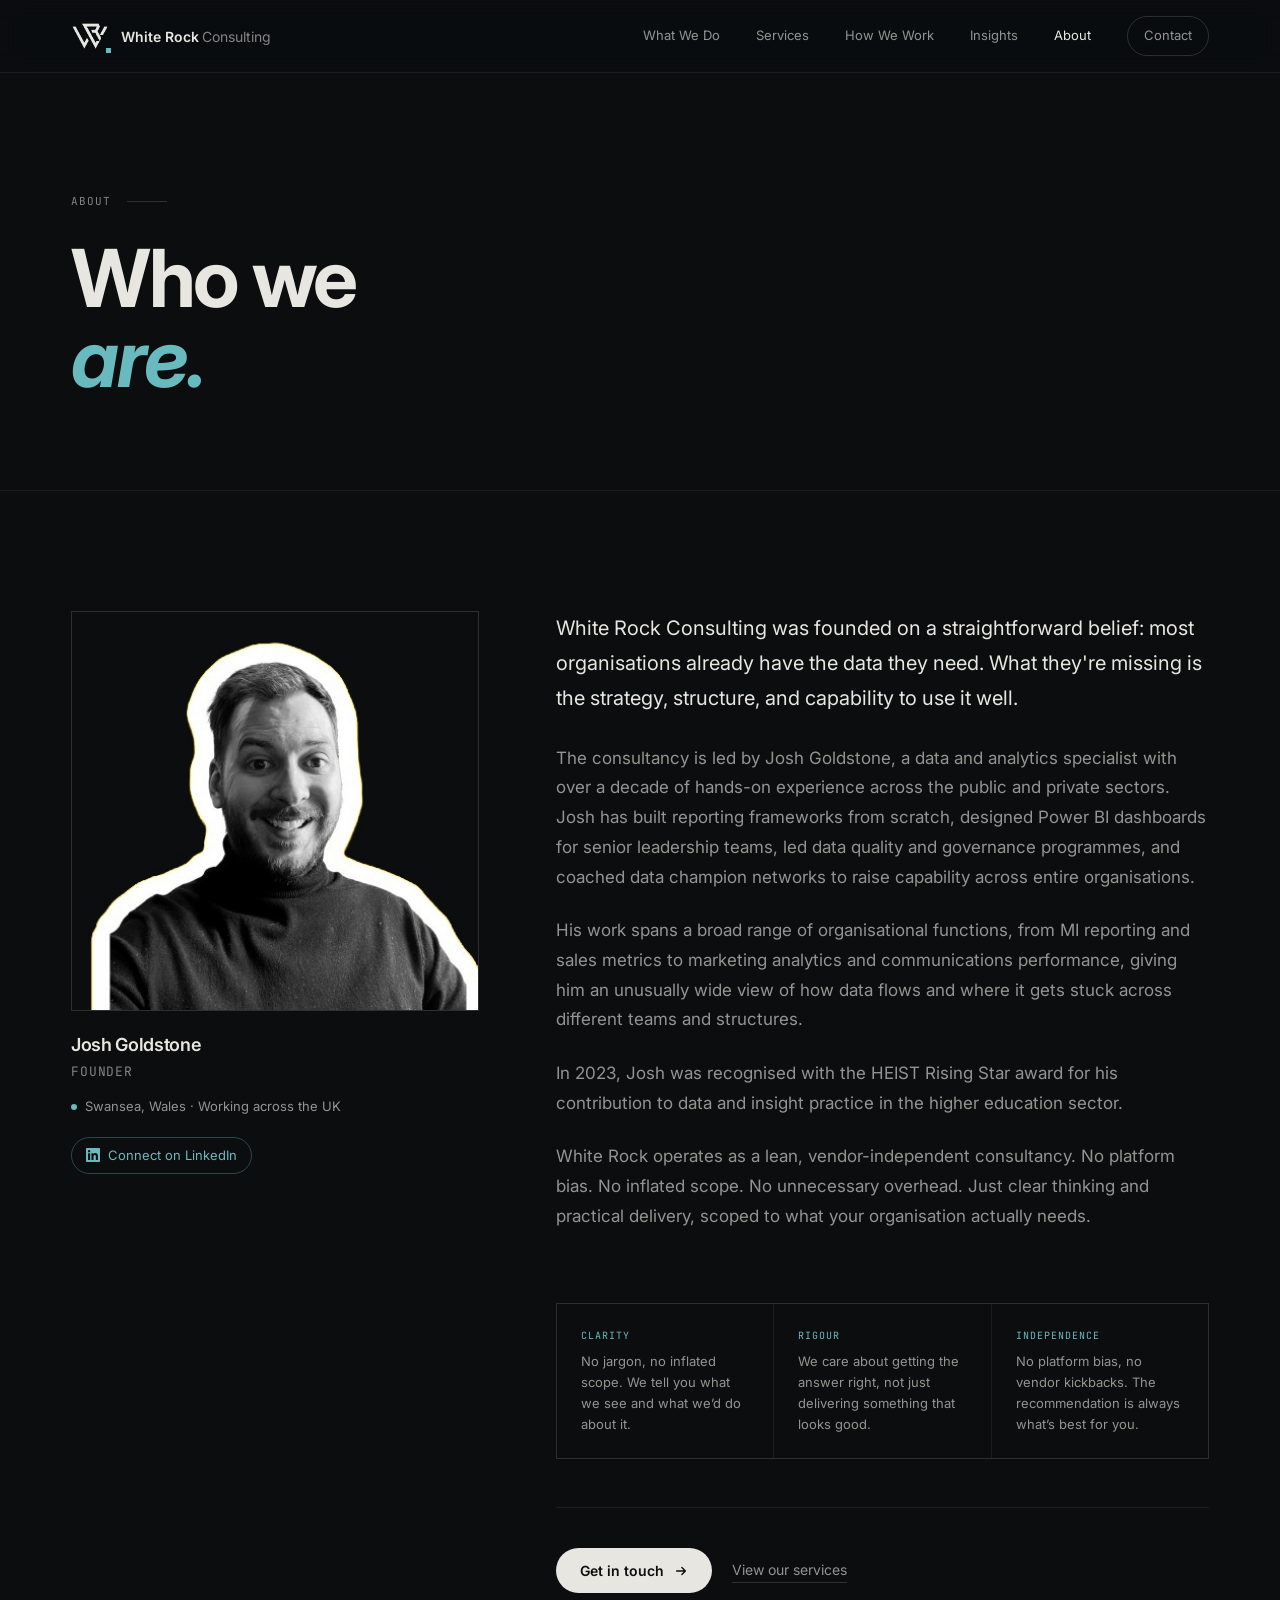
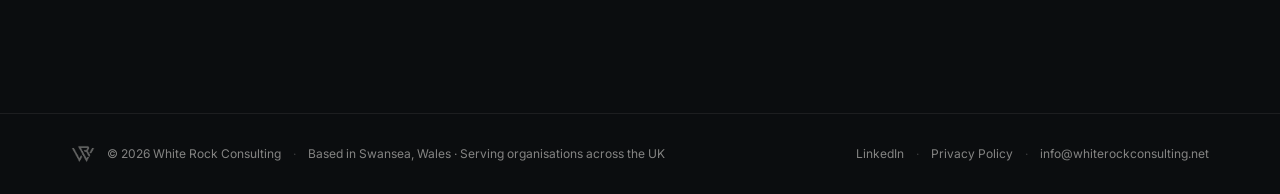
<file: about.html>
<!DOCTYPE html>
<html lang="en">
<head>
  <meta charset="utf-8">
  <meta name="viewport" content="width=device-width, initial-scale=1">
  <title>Who We Are | White Rock Consulting</title>
  <meta name="description" content="White Rock Consulting is led by Josh Goldstone, a data and analytics specialist with over a decade of experience across the higher education, public sector, and housing sectors.">
  <link rel="canonical" href="https://whiterockconsulting.net/about.html">
  <link rel="preconnect" href="https://fonts.googleapis.com">
  <link rel="preconnect" href="https://fonts.gstatic.com" crossorigin>
  <link href="https://fonts.googleapis.com/css2?family=Inter:ital,wght@0,400;0,500;0,600;0,700;1,400;1,500;1,700&family=JetBrains+Mono:wght@400&display=swap" rel="stylesheet">
  <style>
    :root {
      --bg: #0B0D0F;
      --bg-2: #111417;
      --bg-3: #161A1E;
      --line: rgba(232, 230, 225, 0.08);
      --line-strong: rgba(232, 230, 225, 0.16);
      --fg: #E8E6E1;
      --fg-dim: rgba(232, 230, 225, 0.62);
      --fg-faint: rgba(232, 230, 225, 0.38);
      --accent: oklch(0.74 0.08 200);
      --accent-soft: oklch(0.74 0.08 200 / 0.14);
      --accent-line: oklch(0.74 0.08 200 / 0.34);
      --maxw: 1240px;
      --pad: clamp(20px, 4vw, 56px);
    }
    * { box-sizing: border-box; }
    html, body { margin: 0; padding: 0; }
    body {
      background: var(--bg);
      color: var(--fg);
      font-family: 'Inter', system-ui, sans-serif;
      -webkit-font-smoothing: antialiased;
      line-height: 1.5;
      overflow-x: hidden;
      min-height: 100vh;
    }
    ::selection { background: var(--accent-soft); color: var(--fg); }
    a { color: inherit; text-decoration: none; }
    .container { max-width: var(--maxw); margin: 0 auto; padding-left: var(--pad); padding-right: var(--pad); }

    /* Nav */
    .nav { position: sticky; top: 0; z-index: 50; backdrop-filter: blur(14px); background: rgba(11, 13, 15, 0.72); border-bottom: 1px solid var(--line); }
    .nav-inner { display: flex; align-items: center; justify-content: space-between; height: 72px; }
    .brand { display: flex; align-items: center; gap: 12px; }
    .brand-mark { width: 38px; height: 38px; display: grid; place-items: center; position: relative; }
    .brand-mark svg { width: 100%; height: 100%; }
    .brand-mark::after { content: ""; position: absolute; width: 5px; height: 5px; background: var(--accent); bottom: 2px; right: -2px; }
    .brand-name { font-weight: 600; font-size: 0.875rem; letter-spacing: -0.005em; }
    .brand-name span { color: var(--fg-faint); font-weight: 400; }
    .nav-links { display: flex; gap: 36px; align-items: center; }
    .nav-links a { font-size: 0.8125rem; color: var(--fg-dim); transition: color 160ms; }
    .nav-links a:hover { color: var(--fg); }
    .nav-links a.active { color: var(--fg); }
    .nav-cta { font-size: 0.8125rem; color: var(--fg); border: 1px solid var(--line-strong); padding: 9px 16px; border-radius: 999px; transition: border-color 160ms, background 160ms; }
    .nav-cta:hover { border-color: var(--accent-line); background: var(--accent-soft); }
    .menu-btn { display: none; background: none; border: 1px solid var(--line-strong); color: var(--fg); padding: 8px; border-radius: 6px; cursor: pointer; font-family: inherit; }
    /* mobile nav: /assets/site.css */

    /* Page header */
    .page-header { padding: clamp(64px, 10vw, 120px) 0 clamp(40px, 6vw, 72px); border-bottom: 1px solid var(--line); }
    .section-label { display: flex; align-items: center; gap: 16px; margin-bottom: 28px; }
    .section-label span { font-family: 'JetBrains Mono', ui-monospace, monospace; font-size: 0.6875rem; letter-spacing: 0.08em; text-transform: uppercase; color: var(--fg-faint); }
    .section-label::after { content: ""; display: block; width: 40px; height: 1px; background: var(--line-strong); }
    .page-title { font-size: clamp(2.5rem, 7vw, 5rem); font-weight: 700; letter-spacing: -0.03em; line-height: 1.0; margin: 0 0 20px; }
    .page-title em { font-style: italic; color: var(--accent); }

    /* About section */
    .about-section { padding: clamp(64px, 10vw, 120px) 0; }
    .about-grid { display: grid; grid-template-columns: 1fr 1.6fr; gap: clamp(40px, 6vw, 96px); align-items: start; }

    /* Photo */
    .about-photo-wrap { position: sticky; top: 100px; }
    .about-photo { width: 100%; aspect-ratio: 1; object-fit: cover; display: block; border: 1px solid var(--line-strong); }
    .about-name { margin-top: 20px; font-size: 1.125rem; font-weight: 600; letter-spacing: -0.02em; }
    .about-role { font-size: 0.8125rem; color: var(--fg-faint); margin-top: 4px; font-family: 'JetBrains Mono', ui-monospace, monospace; letter-spacing: 0.06em; text-transform: uppercase; }
    .about-location { margin-top: 16px; font-size: 0.8125rem; color: var(--fg-dim); display: flex; align-items: center; gap: 8px; }
    .about-location::before { content: ""; display: block; width: 6px; height: 6px; background: var(--accent); border-radius: 50%; flex-shrink: 0; }
    .about-linkedin { display: inline-flex; align-items: center; gap: 8px; margin-top: 20px; font-size: 0.8125rem; color: var(--accent); border: 1px solid var(--accent-line); padding: 8px 14px; border-radius: 999px; transition: background 160ms; }
    .about-linkedin:hover { background: var(--accent-soft); }

    /* Content */
    .about-content { display: flex; flex-direction: column; }
    .about-content p { font-size: clamp(0.9375rem, 1.8vw, 1.0625rem); color: var(--fg-dim); line-height: 1.75; margin: 0 0 1.4em; }
    .about-content p:first-child { color: var(--fg); font-size: clamp(1.0625rem, 2vw, 1.25rem); }
    .about-content strong { color: var(--fg); font-weight: 600; }

    /* Values row */
    .values-row { display: grid; grid-template-columns: repeat(3, 1fr); gap: 1px; background: var(--line); border: 1px solid var(--line); margin-top: 48px; }
    .value-item { background: var(--bg); padding: 24px; }
    .value-label { font-family: 'JetBrains Mono', ui-monospace, monospace; font-size: 0.625rem; letter-spacing: 0.1em; text-transform: uppercase; color: var(--accent); margin-bottom: 8px; }
    .value-text { font-size: 0.8125rem; color: var(--fg-dim); line-height: 1.6; }

    /* CTA */
    .about-cta { margin-top: 48px; padding-top: 40px; border-top: 1px solid var(--line); display: flex; align-items: center; gap: 20px; flex-wrap: wrap; }
    .cta-primary { display: inline-flex; align-items: center; gap: 10px; background: var(--fg); color: var(--bg); font-size: 0.875rem; font-weight: 600; padding: 12px 24px; border-radius: 999px; transition: opacity 160ms; }
    .cta-primary:hover { opacity: 0.88; }
    .cta-secondary { font-size: 0.875rem; color: var(--fg-dim); border-bottom: 1px solid var(--line-strong); padding-bottom: 2px; transition: color 160ms, border-color 160ms; }
    .cta-secondary:hover { color: var(--fg); border-color: var(--fg-dim); }

    /* Footer */
    footer { border-top: 1px solid var(--line); padding: 28px 0; }
    .foot { display: flex; align-items: center; justify-content: space-between; gap: 16px; flex-wrap: wrap; }
    .foot-left { display: flex; align-items: center; gap: 12px; font-size: 0.75rem; color: var(--fg-faint); flex-wrap: wrap; }
    .foot-right { display: flex; align-items: center; gap: 12px; font-size: 0.75rem; color: var(--fg-faint); }
    .foot-right a { transition: color 160ms; }
    .foot-right a:hover { color: var(--fg); }
    .sep { opacity: 0.4; }

    .fade-up { opacity: 0; transform: translateY(20px); animation: fadeUp 0.6s ease forwards; }
    .fade-up-2 { opacity: 0; transform: translateY(20px); animation: fadeUp 0.6s ease 0.1s forwards; }
    .fade-up-3 { opacity: 0; transform: translateY(20px); animation: fadeUp 0.6s ease 0.2s forwards; }
    @keyframes fadeUp { to { opacity: 1; transform: translateY(0); } }

    @media (max-width: 768px) {
      .about-grid { grid-template-columns: 1fr; }
      .about-photo-wrap { position: static; max-width: 280px; }
      .values-row { grid-template-columns: 1fr; }
      .foot { flex-direction: column; align-items: flex-start; }
    }
  </style>
<link rel="stylesheet" href="/assets/site.css">
</head>
<body>

  <nav class="nav">
    <div class="container nav-inner">
      <a href="/" class="brand">
        <div class="brand-mark">
          <img src="/images/logo.png" alt="White Rock Consulting" style="width:100%;height:100%;object-fit:contain;">
        </div>
        <div class="brand-name">White Rock <span>Consulting</span></div>
      </a>
      <div class="nav-links" id="navLinks">
        <a href="/#what">What We Do</a>
        <a href="/#services">Services</a>
        <a href="/#how">How We Work</a>
        <a href="/blog.html">Insights</a>
        <a href="/about.html" class="active">About</a>
        <a href="/#contact" class="nav-cta">Contact</a>
      </div>
      <button class="menu-btn" id="menuBtn" type="button" aria-label="Open menu" aria-expanded="false" aria-controls="navLinks">
        <svg width="16" height="16" viewBox="0 0 16 16" fill="none" aria-hidden="true"><path class="l1" d="M2 4h12" stroke="currentColor" stroke-width="1.4"/><path class="l2" d="M2 8h12" stroke="currentColor" stroke-width="1.4"/><path class="l3" d="M2 12h12" stroke="currentColor" stroke-width="1.4"/></svg>
      </button>
    </div>
  </nav>

  <header class="page-header fade-up">
    <div class="container">
      <div class="section-label"><span>About</span></div>
      <h1 class="page-title">Who we<br><em>are.</em></h1>
    </div>
  </header>

  <section class="about-section">
    <div class="container">
      <div class="about-grid">

        <div class="about-photo-wrap fade-up-2">
          <img class="about-photo" src="/images/josh-goldstone.jpg" alt="Josh Goldstone, founder of White Rock Consulting" width="400" height="400">
          <div class="about-name">Josh Goldstone</div>
          <div class="about-role">Founder</div>
          <div class="about-location">Swansea, Wales &middot; Working across the UK</div>
          <a href="https://www.linkedin.com/in/joshgoldstone/" target="_blank" rel="noopener" class="about-linkedin">
            <svg width="14" height="14" viewBox="0 0 24 24" fill="currentColor"><path d="M20.447 20.452h-3.554v-5.569c0-1.328-.027-3.037-1.852-3.037-1.853 0-2.136 1.445-2.136 2.939v5.667H9.351V9h3.414v1.561h.046c.477-.9 1.637-1.85 3.37-1.85 3.601 0 4.267 2.37 4.267 5.455v6.286zM5.337 7.433a2.062 2.062 0 01-2.063-2.065 2.064 2.064 0 112.063 2.065zm1.782 13.019H3.555V9h3.564v11.452zM22.225 0H1.771C.792 0 0 .774 0 1.729v20.542C0 23.227.792 24 1.771 24h20.451C23.2 24 24 23.227 24 22.271V1.729C24 .774 23.2 0 22.222 0h.003z"/></svg>
            Connect on LinkedIn
          </a>
        </div>

        <div class="about-content fade-up-3">
          <p>White Rock Consulting was founded on a straightforward belief: most organisations already have the data they need. What they're missing is the strategy, structure, and capability to use it well.</p>

          <p>The consultancy is led by Josh Goldstone, a data and analytics specialist with over a decade of hands-on experience across the public and private sectors. Josh has built reporting frameworks from scratch, designed Power BI dashboards for senior leadership teams, led data quality and governance programmes, and coached data champion networks to raise capability across entire organisations.</p>

          <p>His work spans a broad range of organisational functions, from MI reporting and sales metrics to marketing analytics and communications performance, giving him an unusually wide view of how data flows and where it gets stuck across different teams and structures.</p>

          <p>In 2023, Josh was recognised with the HEIST Rising Star award for his contribution to data and insight practice in the higher education sector.</p>

          <p>White Rock operates as a lean, vendor-independent consultancy. No platform bias. No inflated scope. No unnecessary overhead. Just clear thinking and practical delivery, scoped to what your organisation actually needs.</p>

          <div class="values-row">
            <div class="value-item">
              <div class="value-label">Clarity</div>
              <div class="value-text">No jargon, no inflated scope. We tell you what we see and what we&rsquo;d do about it.</div>
            </div>
            <div class="value-item">
              <div class="value-label">Rigour</div>
              <div class="value-text">We care about getting the answer right, not just delivering something that looks good.</div>
            </div>
            <div class="value-item">
              <div class="value-label">Independence</div>
              <div class="value-text">No platform bias, no vendor kickbacks. The recommendation is always what&rsquo;s best for you.</div>
            </div>
          </div>

          <div class="about-cta">
            <a href="/#contact" class="cta-primary">
              Get in touch
              <svg width="14" height="14" viewBox="0 0 16 16" fill="none"><path d="M3 8h10m0 0L9 4m4 4L9 12" stroke="currentColor" stroke-width="1.6" stroke-linecap="round" stroke-linejoin="round"/></svg>
            </a>
            <a href="/#services" class="cta-secondary">View our services</a>
          </div>
        </div>

      </div>
    </div>
  </section>

  <footer>
    <div class="container foot">
      <div class="foot-left">
        <img src="/images/logo.png" alt="" style="width:24px;height:24px;object-fit:contain;opacity:0.4;">
        <span>&copy; 2026 White Rock Consulting</span>
        <span class="sep">&middot;</span>
        <span>Based in Swansea, Wales &middot; Serving organisations across the UK</span>
      </div>
      <div class="foot-right">
        <a href="https://www.linkedin.com/company/whiterockconsulting" target="_blank" rel="noopener">LinkedIn</a>
        <span class="sep">&middot;</span>
        <a href="/privacy.html">Privacy Policy</a>
        <span class="sep">&middot;</span>
        <a href="mailto:info@whiterockconsulting.net">info@whiterockconsulting.net</a>
      </div>
    </div>
  </footer>


<script src="/assets/site.js" defer></script>
</body>
</html>
</file>
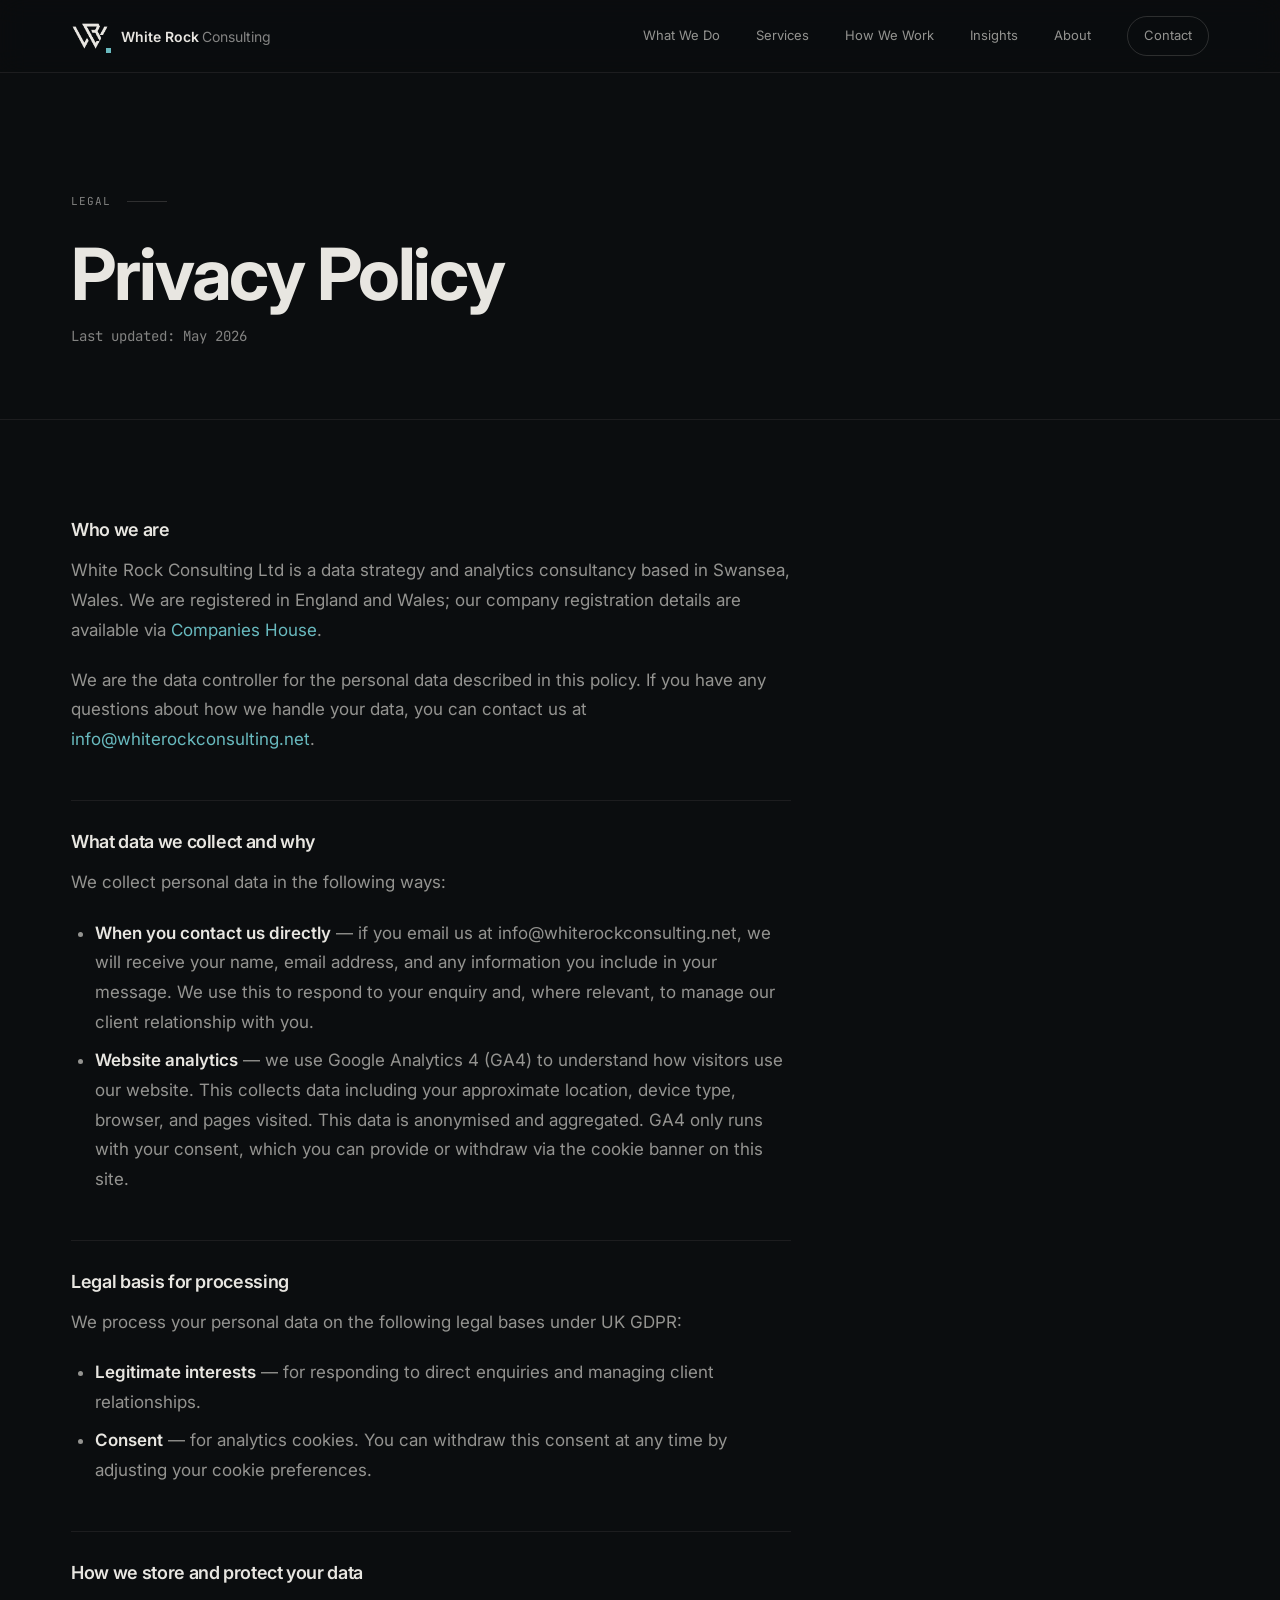
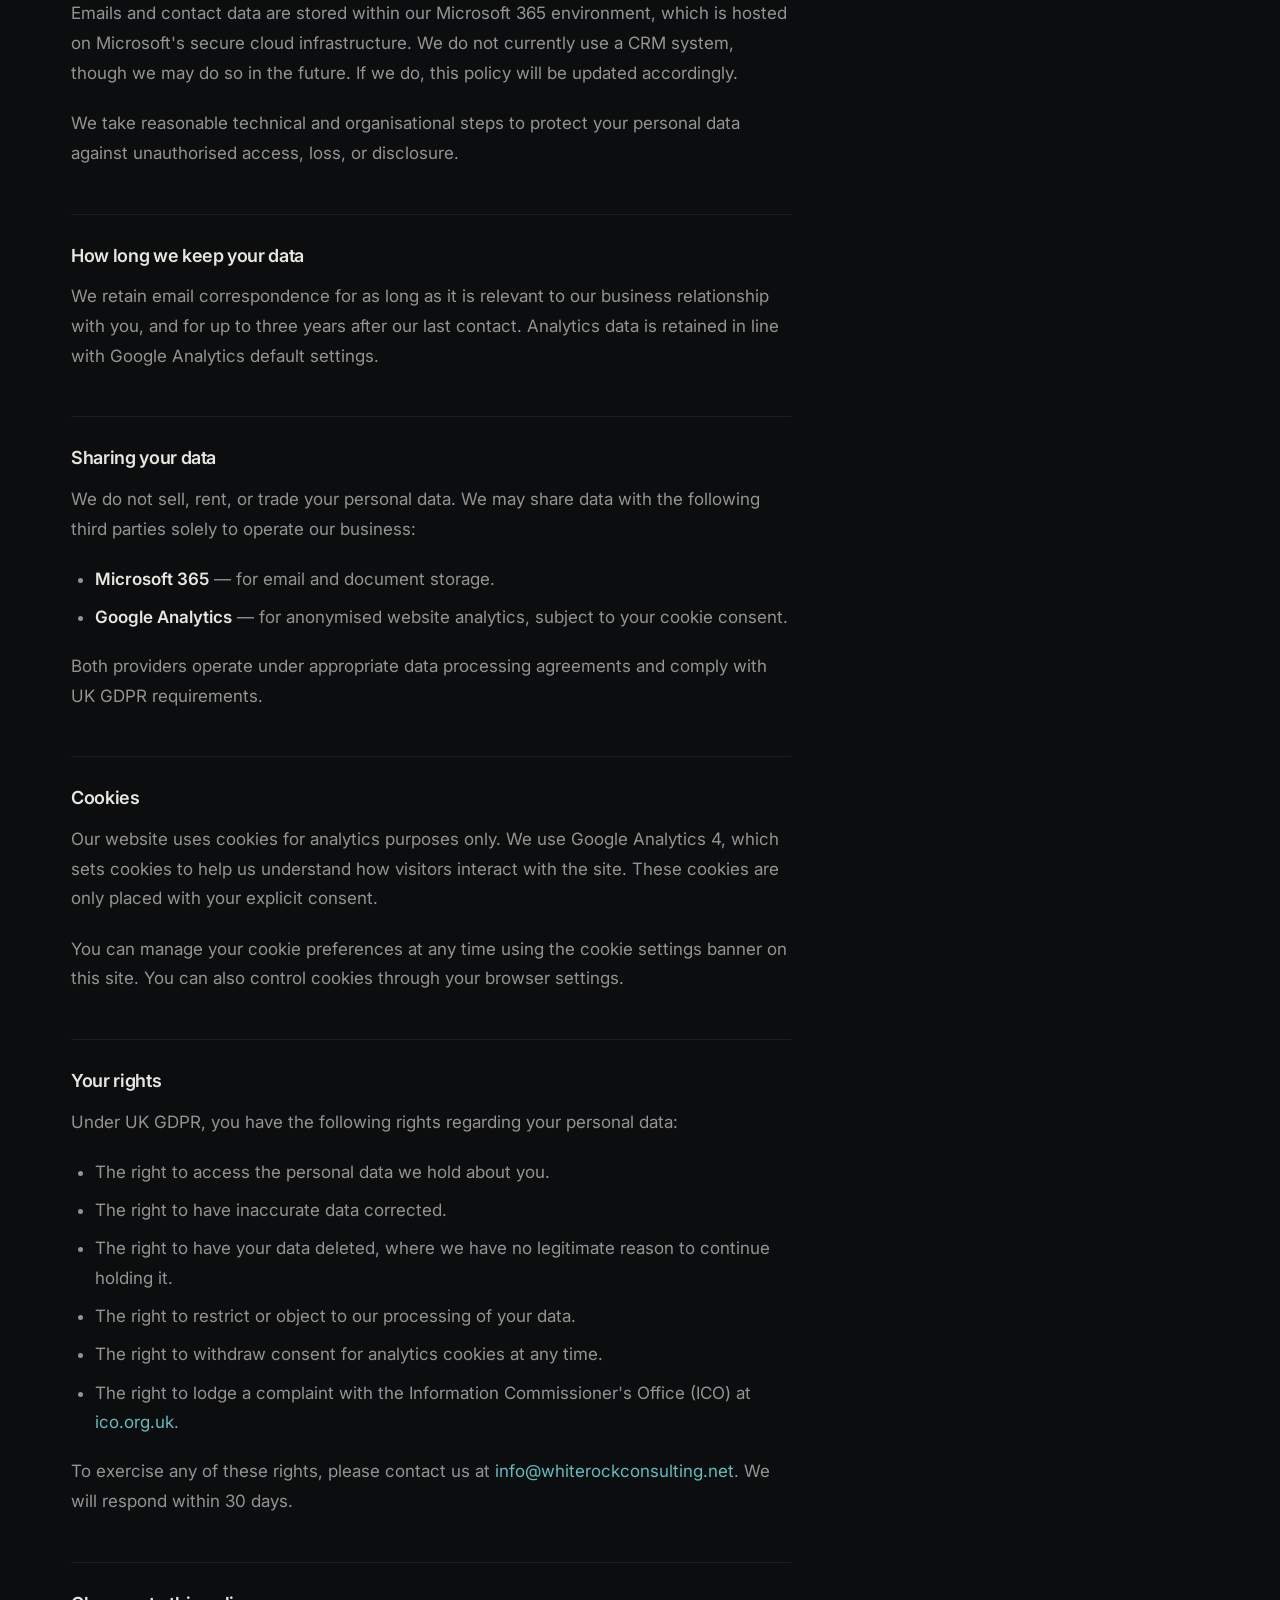
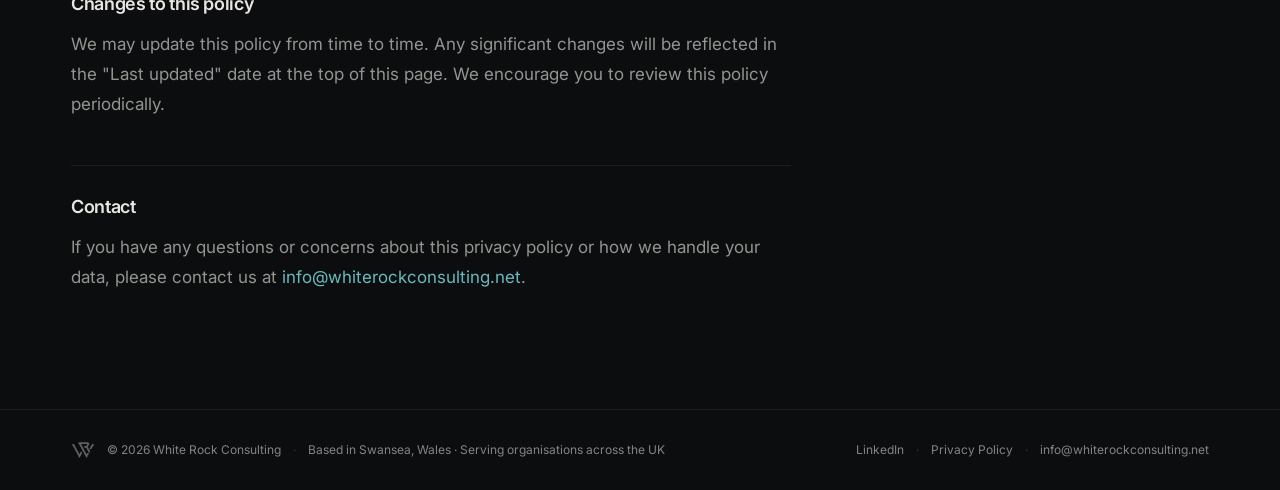
<file: privacy.html>
<!DOCTYPE html>
<html lang="en">
<head>
  <meta charset="utf-8">
  <meta name="viewport" content="width=device-width, initial-scale=1">
  <title>Privacy Policy | White Rock Consulting</title>
  <meta name="description" content="Privacy policy for White Rock Consulting. How we collect, use, and protect your personal data.">
  <link rel="canonical" href="https://whiterockconsulting.net/privacy.html">
  <meta name="robots" content="noindex">
  <link rel="preconnect" href="https://fonts.googleapis.com">
  <link rel="preconnect" href="https://fonts.gstatic.com" crossorigin>
  <link href="https://fonts.googleapis.com/css2?family=Inter:ital,wght@0,400;0,500;0,600;0,700;1,400;1,500;1,700&family=JetBrains+Mono:wght@400&display=swap" rel="stylesheet">
  <style>
    :root {
      --bg: #0B0D0F;
      --bg-2: #111417;
      --bg-3: #161A1E;
      --line: rgba(232, 230, 225, 0.08);
      --line-strong: rgba(232, 230, 225, 0.16);
      --fg: #E8E6E1;
      --fg-dim: rgba(232, 230, 225, 0.62);
      --fg-faint: rgba(232, 230, 225, 0.38);
      --accent: oklch(0.74 0.08 200);
      --accent-soft: oklch(0.74 0.08 200 / 0.14);
      --accent-line: oklch(0.74 0.08 200 / 0.34);
      --maxw: 1240px;
      --pad: clamp(20px, 4vw, 56px);
    }
    * { box-sizing: border-box; }
    html, body { margin: 0; padding: 0; }
    body {
      background: var(--bg);
      color: var(--fg);
      font-family: 'Inter', system-ui, sans-serif;
      -webkit-font-smoothing: antialiased;
      line-height: 1.5;
      overflow-x: hidden;
      min-height: 100vh;
    }
    ::selection { background: var(--accent-soft); color: var(--fg); }
    a { color: var(--accent); text-decoration: none; }
    a:hover { text-decoration: underline; }
    .container { max-width: var(--maxw); margin: 0 auto; padding-left: var(--pad); padding-right: var(--pad); }

    /* Nav */
    .nav { position: sticky; top: 0; z-index: 50; backdrop-filter: blur(14px); background: rgba(11, 13, 15, 0.72); border-bottom: 1px solid var(--line); }
    .nav-inner { display: flex; align-items: center; justify-content: space-between; height: 72px; }
    .brand { display: flex; align-items: center; gap: 12px; color: var(--fg); }
    .brand-mark { width: 38px; height: 38px; display: grid; place-items: center; position: relative; }
    .brand-mark img { width: 100%; height: 100%; object-fit: contain; }
    .brand-mark::after { content: ""; position: absolute; width: 5px; height: 5px; background: var(--accent); bottom: 2px; right: -2px; }
    .brand-name { font-weight: 600; font-size: 0.875rem; letter-spacing: -0.005em; color: var(--fg); }
    .brand-name span { color: var(--fg-faint); font-weight: 400; }
    .nav-links { display: flex; gap: 36px; align-items: center; }
    .nav-links a { font-size: 0.8125rem; color: var(--fg-dim); transition: color 160ms; text-decoration: none; }
    .nav-links a:hover { color: var(--fg); text-decoration: none; }
    .nav-cta { font-size: 0.8125rem; color: var(--fg); border: 1px solid var(--line-strong); padding: 9px 16px; border-radius: 999px; transition: border-color 160ms, background 160ms; }
    .nav-cta:hover { border-color: var(--accent-line); background: var(--accent-soft); text-decoration: none; }
    .menu-btn { display: none; background: none; border: 1px solid var(--line-strong); color: var(--fg); padding: 8px; border-radius: 6px; cursor: pointer; font-family: inherit; }
    /* mobile nav: /assets/site.css */

    /* Page header */
    .page-header { padding: clamp(64px, 10vw, 120px) 0 clamp(40px, 6vw, 72px); border-bottom: 1px solid var(--line); }
    .section-label { display: flex; align-items: center; gap: 16px; margin-bottom: 28px; }
    .section-label span { font-family: 'JetBrains Mono', ui-monospace, monospace; font-size: 0.6875rem; letter-spacing: 0.08em; text-transform: uppercase; color: var(--fg-faint); }
    .section-label::after { content: ""; display: block; width: 40px; height: 1px; background: var(--line-strong); }
    .page-title { font-size: clamp(2.25rem, 6vw, 4.5rem); font-weight: 700; letter-spacing: -0.03em; line-height: 1.0; margin: 0 0 16px; }
    .page-subtitle { font-size: 0.875rem; color: var(--fg-faint); font-family: 'JetBrains Mono', ui-monospace, monospace; }

    /* Content */
    .policy-section { padding: clamp(48px, 8vw, 96px) 0; }
    .policy-content { max-width: 720px; }

    .policy-content h2 {
      font-size: 1.125rem;
      font-weight: 600;
      letter-spacing: -0.02em;
      margin: 2.5em 0 0.75em;
      color: var(--fg);
      padding-top: 1.5em;
      border-top: 1px solid var(--line);
    }
    .policy-content h2:first-of-type { border-top: none; padding-top: 0; margin-top: 0; }

    .policy-content p {
      font-size: clamp(0.9375rem, 1.4vw, 1.0625rem);
      color: var(--fg-dim);
      line-height: 1.75;
      margin: 0 0 1.2em;
    }
    .policy-content ul {
      margin: 0 0 1.2em;
      padding-left: 1.5em;
    }
    .policy-content li {
      font-size: clamp(0.9375rem, 1.4vw, 1.0625rem);
      color: var(--fg-dim);
      line-height: 1.75;
      margin-bottom: 0.5em;
    }
    .policy-content strong { color: var(--fg); font-weight: 600; }
    .policy-content a { color: var(--accent); }

    .last-updated {
      display: inline-block;
      font-family: 'JetBrains Mono', ui-monospace, monospace;
      font-size: 0.6875rem;
      letter-spacing: 0.08em;
      text-transform: uppercase;
      color: var(--fg-faint);
      margin-bottom: 40px;
    }

    /* Footer */
    footer { border-top: 1px solid var(--line); padding: 28px 0; }
    .foot { display: flex; align-items: center; justify-content: space-between; gap: 16px; flex-wrap: wrap; }
    .foot-left { display: flex; align-items: center; gap: 12px; font-size: 0.75rem; color: var(--fg-faint); flex-wrap: wrap; }
    .foot-right { display: flex; align-items: center; gap: 12px; font-size: 0.75rem; color: var(--fg-faint); }
    .foot-right a { transition: color 160ms; color: var(--fg-faint); text-decoration: none; }
    .foot-right a:hover { color: var(--fg); }
    .sep { opacity: 0.4; }

    @media (max-width: 600px) {
      .foot { flex-direction: column; align-items: flex-start; }
    }

    .fade-up { opacity: 0; transform: translateY(20px); animation: fadeUp 0.6s ease forwards; }
    @keyframes fadeUp { to { opacity: 1; transform: translateY(0); } }
  </style>
<link rel="stylesheet" href="/assets/site.css">
</head>
<body>

  <nav class="nav">
    <div class="container nav-inner">
      <a href="/" class="brand">
        <div class="brand-mark">
          <img src="/images/logo.png" alt="White Rock Consulting">
        </div>
        <div class="brand-name">White Rock <span>Consulting</span></div>
      </a>
      <div class="nav-links" id="navLinks">
        <a href="/#what">What We Do</a>
        <a href="/#services">Services</a>
        <a href="/#how">How We Work</a>
        <a href="/blog.html">Insights</a>
        <a href="/about.html">About</a>
        <a href="/#contact" class="nav-cta">Contact</a>
      </div>
      <button class="menu-btn" id="menuBtn" type="button" aria-label="Open menu" aria-expanded="false" aria-controls="navLinks">
        <svg width="16" height="16" viewBox="0 0 16 16" fill="none" aria-hidden="true"><path class="l1" d="M2 4h12" stroke="currentColor" stroke-width="1.4"/><path class="l2" d="M2 8h12" stroke="currentColor" stroke-width="1.4"/><path class="l3" d="M2 12h12" stroke="currentColor" stroke-width="1.4"/></svg>
      </button>
    </div>
  </nav>

  <header class="page-header fade-up">
    <div class="container">
      <div class="section-label"><span>Legal</span></div>
      <h1 class="page-title">Privacy Policy</h1>
      <div class="page-subtitle">Last updated: May 2026</div>
    </div>
  </header>

  <section class="policy-section">
    <div class="container">
      <div class="policy-content fade-up">

        <h2>Who we are</h2>
        <p>White Rock Consulting Ltd is a data strategy and analytics consultancy based in Swansea, Wales. We are registered in England and Wales; our company registration details are available via <a href="https://find-and-update.company-information.service.gov.uk/" target="_blank" rel="noopener">Companies House</a>.</p>
        <p>We are the data controller for the personal data described in this policy. If you have any questions about how we handle your data, you can contact us at <a href="mailto:info@whiterockconsulting.net">info@whiterockconsulting.net</a>.</p>

        <h2>What data we collect and why</h2>
        <p>We collect personal data in the following ways:</p>
        <ul>
          <li><strong>When you contact us directly</strong> — if you email us at info@whiterockconsulting.net, we will receive your name, email address, and any information you include in your message. We use this to respond to your enquiry and, where relevant, to manage our client relationship with you.</li>
          <li><strong>Website analytics</strong> — we use Google Analytics 4 (GA4) to understand how visitors use our website. This collects data including your approximate location, device type, browser, and pages visited. This data is anonymised and aggregated. GA4 only runs with your consent, which you can provide or withdraw via the cookie banner on this site.</li>
        </ul>

        <h2>Legal basis for processing</h2>
        <p>We process your personal data on the following legal bases under UK GDPR:</p>
        <ul>
          <li><strong>Legitimate interests</strong> — for responding to direct enquiries and managing client relationships.</li>
          <li><strong>Consent</strong> — for analytics cookies. You can withdraw this consent at any time by adjusting your cookie preferences.</li>
        </ul>

        <h2>How we store and protect your data</h2>
        <p>Emails and contact data are stored within our Microsoft 365 environment, which is hosted on Microsoft's secure cloud infrastructure. We do not currently use a CRM system, though we may do so in the future. If we do, this policy will be updated accordingly.</p>
        <p>We take reasonable technical and organisational steps to protect your personal data against unauthorised access, loss, or disclosure.</p>

        <h2>How long we keep your data</h2>
        <p>We retain email correspondence for as long as it is relevant to our business relationship with you, and for up to three years after our last contact. Analytics data is retained in line with Google Analytics default settings.</p>

        <h2>Sharing your data</h2>
        <p>We do not sell, rent, or trade your personal data. We may share data with the following third parties solely to operate our business:</p>
        <ul>
          <li><strong>Microsoft 365</strong> — for email and document storage.</li>
          <li><strong>Google Analytics</strong> — for anonymised website analytics, subject to your cookie consent.</li>
        </ul>
        <p>Both providers operate under appropriate data processing agreements and comply with UK GDPR requirements.</p>

        <h2>Cookies</h2>
        <p>Our website uses cookies for analytics purposes only. We use Google Analytics 4, which sets cookies to help us understand how visitors interact with the site. These cookies are only placed with your explicit consent.</p>
        <p>You can manage your cookie preferences at any time using the cookie settings banner on this site. You can also control cookies through your browser settings.</p>

        <h2>Your rights</h2>
        <p>Under UK GDPR, you have the following rights regarding your personal data:</p>
        <ul>
          <li>The right to access the personal data we hold about you.</li>
          <li>The right to have inaccurate data corrected.</li>
          <li>The right to have your data deleted, where we have no legitimate reason to continue holding it.</li>
          <li>The right to restrict or object to our processing of your data.</li>
          <li>The right to withdraw consent for analytics cookies at any time.</li>
          <li>The right to lodge a complaint with the Information Commissioner's Office (ICO) at <a href="https://ico.org.uk" target="_blank" rel="noopener">ico.org.uk</a>.</li>
        </ul>
        <p>To exercise any of these rights, please contact us at <a href="mailto:info@whiterockconsulting.net">info@whiterockconsulting.net</a>. We will respond within 30 days.</p>

        <h2>Changes to this policy</h2>
        <p>We may update this policy from time to time. Any significant changes will be reflected in the "Last updated" date at the top of this page. We encourage you to review this policy periodically.</p>

        <h2>Contact</h2>
        <p>If you have any questions or concerns about this privacy policy or how we handle your data, please contact us at <a href="mailto:info@whiterockconsulting.net">info@whiterockconsulting.net</a>.</p>

      </div>
    </div>
  </section>

  <footer>
    <div class="container foot">
      <div class="foot-left">
        <img src="/images/logo.png" alt="" style="width:24px;height:24px;object-fit:contain;opacity:0.4;">
        <span>&copy; 2026 White Rock Consulting</span>
        <span class="sep">&middot;</span>
        <span>Based in Swansea, Wales &middot; Serving organisations across the UK</span>
      </div>
      <div class="foot-right">
        <a href="https://www.linkedin.com/company/whiterockconsulting" target="_blank" rel="noopener">LinkedIn</a>
        <span class="sep">&middot;</span>
        <a href="/privacy.html">Privacy Policy</a>
        <span class="sep">&middot;</span>
        <a href="mailto:info@whiterockconsulting.net">info@whiterockconsulting.net</a>
      </div>
    </div>
  </footer>


<script src="/assets/site.js" defer></script>
</body>
</html>
</file>
<file: assets/site.css>
/* ─────────────────────────────────────────────────────────────
   Shared interaction + accessibility layer for every page.
   Linked after each page's own <style>, so it refines those rules.
   ───────────────────────────────────────────────────────────── */

:root {
  /* 0.38 measured ~3:1 on --bg; 0.55 clears WCAG AA (4.5:1) for small text */
  --fg-faint: rgba(232, 230, 225, 0.55);
  --ease-out: cubic-bezier(0.23, 1, 0.32, 1);
  --ease-in-out: cubic-bezier(0.77, 0, 0.175, 1);
  --glass: rgba(11, 13, 15, 0.72);
  --glass-thick: rgba(17, 20, 23, 0.86);
}

/* ───────── focus ───────── */
:focus-visible {
  outline: 2px solid var(--accent);
  outline-offset: 3px;
}

/* ───────── press feedback ─────────
   Respond on pointer-down, not on release. Touch devices have no
   hover, so this is the only feedback a phone user gets. */
.hero-cta, .nav-cta, .cta-mail, .copy-email, .menu-btn, .about-more,
.cta-primary, .cta-secondary, .about-linkedin, .cookie-accept, .cookie-decline,
.modal-close {
  -webkit-tap-highlight-color: transparent;
  transition:
    transform 180ms var(--ease-out),
    background-color 160ms, border-color 160ms, color 160ms,
    box-shadow 200ms, opacity 160ms;
}
.hero-cta:active, .nav-cta:active, .cta-mail:active, .copy-email:active,
.menu-btn:active, .about-more:active, .cta-primary:active, .about-linkedin:active,
.cookie-accept:active, .cookie-decline:active, .modal-close:active {
  transform: scale(0.97);
  transition-duration: 80ms;
}
.post-card { -webkit-tap-highlight-color: transparent; }
.post-card:active { background: var(--bg-3); }

/* ───────── nav material ─────────
   The glass lives on a pseudo-element so the nav itself isn't a
   backdrop root; that lets the mobile menu panel blur the page too. */
.nav {
  background: transparent;
  backdrop-filter: none;
  -webkit-backdrop-filter: none;
}
.nav::before {
  content: "";
  position: absolute;
  inset: 0;
  z-index: -1;
  background: var(--glass);
  backdrop-filter: blur(14px) saturate(140%);
  -webkit-backdrop-filter: blur(14px) saturate(140%);
}

/* ───────── mobile menu ─────────
   Drops from under the nav and leaves the same way it came. */
@media (max-width: 880px) {
  .nav-links {
    display: flex;
    position: absolute;
    top: 100%;
    left: 0;
    right: 0;
    flex-direction: column;
    align-items: stretch;
    gap: 0;
    padding: 8px var(--pad) 24px;
    background: var(--glass-thick);
    backdrop-filter: blur(24px) saturate(140%);
    -webkit-backdrop-filter: blur(24px) saturate(140%);
    border-bottom: 1px solid var(--line);
    box-shadow: 0 24px 48px -24px rgba(0, 0, 0, 0.6);
    opacity: 0;
    transform: translateY(-8px);
    visibility: hidden;
    transition:
      opacity 180ms ease-out,
      transform 240ms var(--ease-out),
      visibility 0s linear 240ms;
  }
  .nav-links.open {
    opacity: 1;
    transform: none;
    visibility: visible;
    transition:
      opacity 180ms ease-out,
      transform 240ms var(--ease-out),
      visibility 0s;
  }
  .nav-links a {
    padding: 14px 0;
    border-bottom: 1px solid var(--line);
    font-size: 1rem;
    color: var(--fg-dim);
    text-decoration: none;
  }
  .nav-links a.active { color: var(--fg); }
  .nav-links .nav-cta {
    margin-top: 16px;
    padding: 12px 16px;
    text-align: center;
    color: var(--fg);
    border: 1px solid var(--line-strong);
    border-radius: 999px;
  }

  .menu-btn {
    display: grid;
    place-items: center;
    width: 44px;
    height: 44px;
    padding: 0;
    background: transparent;
    border: 1px solid var(--line-strong);
    border-radius: 999px;
    color: var(--fg);
    cursor: pointer;
  }
}

/* Hamburger folds into a close mark, hinting at what a second tap does */
.menu-btn path {
  transform-box: fill-box;
  transform-origin: center;
  transition: transform 240ms var(--ease-out), opacity 160ms;
}
.menu-btn[aria-expanded="true"] .l1 { transform: translateY(4px) rotate(45deg); }
.menu-btn[aria-expanded="true"] .l2 { opacity: 0; }
.menu-btn[aria-expanded="true"] .l3 { transform: translateY(-4px) rotate(-45deg); }

/* ───────── reduced motion ─────────
   Swap travel for a short cross-fade; keep feedback that aids comprehension. */
@keyframes wrc-fade { from { opacity: 0; } to { opacity: 1; transform: none; } }
@keyframes wrc-blink { 0%, 80%, 100% { opacity: 0.2; } 40% { opacity: 1; } }

@media (prefers-reduced-motion: reduce) {
  html { scroll-behavior: auto; }

  .fade-up, .fade-up-2, .fade-up-3, .post-card {
    transform: none;
    animation-name: wrc-fade;
    animation-duration: 200ms;
  }
  .loading-dots span { animation-name: wrc-blink; }

  h1.hero-title .strike { animation: none; background-size: 100% 2px; }

  .nav-links, .nav-links.open, #cookie-banner, #cookie-banner.show, .modal { transform: none; }
  .menu-btn path { transition: opacity 160ms; }
  .menu-btn[aria-expanded="true"] .l1,
  .menu-btn[aria-expanded="true"] .l3 { transition: none; }
}

/* ───────── reduced transparency / more contrast ───────── */
@media (max-width: 880px) and (prefers-reduced-transparency: reduce),
       (max-width: 880px) and (prefers-contrast: more) {
  .nav-links { background: var(--bg-2); backdrop-filter: none; -webkit-backdrop-filter: none; }
}
@media (prefers-reduced-transparency: reduce) {
  .nav::before, #cookie-banner {
    background: var(--bg-2);
    backdrop-filter: none;
    -webkit-backdrop-filter: none;
  }
  .modal-overlay { background: var(--bg); backdrop-filter: none; -webkit-backdrop-filter: none; }
}

@media (prefers-contrast: more) {
  :root {
    --fg-dim: rgba(232, 230, 225, 0.85);
    --fg-faint: rgba(232, 230, 225, 0.72);
    --line: rgba(232, 230, 225, 0.22);
    --line-strong: rgba(232, 230, 225, 0.45);
  }
  .nav::before, #cookie-banner {
    background: var(--bg);
    backdrop-filter: none;
    -webkit-backdrop-filter: none;
  }
}
</file>
<file: assets/motion.css>
/* ─────────────────────────────────────────────────────────────
   Motion layer — marketing-page motion only.
   First load and first scroll; nothing here touches a control
   people use repeatedly. Everything that moves is gated on
   html.motion, which an inline <head> script sets unless the
   visitor prefers reduced motion. Without it the page is static.
   ───────────────────────────────────────────────────────────── */

@property --mx { syntax: "<length>"; inherits: false; initial-value: -999px; }
@property --my { syntax: "<length>"; inherits: false; initial-value: -999px; }

:root {
  --sweep: 8s;          /* one radar revolution; motion.js times the pings to it */
  --sweep-delay: 1.6s;  /* starts once the hero has drawn itself */
}

@keyframes wrc-rise {
  from { opacity: 0; transform: translateY(18px); filter: blur(6px); }
  to   { opacity: 1; transform: none; filter: none; }
}
@keyframes wrc-draw { to { stroke-dashoffset: 0; } }
@keyframes wrc-in   { from { opacity: 0; } }
@keyframes wrc-pop  { from { opacity: 0; transform: scale(0.6); } }
@keyframes wrc-grow { from { opacity: 0; transform: scaleY(0.05); } }
@keyframes wrc-spin { to { transform: rotate(360deg); } }
@keyframes wrc-ping {
  0%   { opacity: 0.9; transform: scale(1); }
  30%  { opacity: 0;   transform: scale(4); }
  100% { opacity: 0;   transform: scale(4); }
}
@keyframes wrc-flow { to { stroke-dashoffset: -1; } }

/* ───────── hero: copy rises in, staggered ───────── */
.motion .hero-grid > div:first-child > * {
  animation: wrc-rise 900ms var(--ease-out) both;
}
.motion .hero-grid > div:first-child > :nth-child(1) { animation-delay: 80ms; }
.motion .hero-grid > div:first-child > :nth-child(2) { animation-delay: 180ms; }
.motion .hero-grid > div:first-child > :nth-child(3) { animation-delay: 260ms; }
.motion .hero-grid > div:first-child > :nth-child(4) { animation-delay: 340ms; }
.motion h1.hero-title .strike { animation-delay: 1s; }

/* ───────── hero visual: draws itself, then the sweep starts ───────── */
.hv-sweep { display: none; }

.motion .hero-visual { container-type: size; }
.motion .hv-glow { animation: wrc-in 1200ms ease-out both; }

.motion .hv-arcs > * {
  stroke-dasharray: 1;
  stroke-dashoffset: 1;
  animation: wrc-draw 1400ms var(--ease-in-out) forwards;
}
.motion .hv-arcs > :nth-child(1) { animation-delay: 150ms; }
.motion .hv-arcs > :nth-child(2) { animation-delay: 300ms; }
.motion .hv-arcs > :nth-child(3) { animation-delay: 450ms; }
.motion .hv-arcs > :nth-child(4) { animation-delay: 600ms; }

.motion .hv-ring { animation: wrc-in 800ms ease-out 400ms both; }
.motion .hv-spin {
  transform-box: fill-box;
  transform-origin: center;
  animation: wrc-in 800ms ease-out 400ms both, wrc-spin 90s linear infinite;
}

.motion .hv-bars rect {
  transform-box: fill-box;
  transform-origin: bottom;
  animation: wrc-grow 700ms var(--ease-out) both;
}
.motion .hv-bars rect:nth-child(1) { animation-delay: 700ms; }
.motion .hv-bars rect:nth-child(2) { animation-delay: 760ms; }
.motion .hv-bars rect:nth-child(3) { animation-delay: 820ms; }
.motion .hv-bars rect:nth-child(4) { animation-delay: 880ms; }
.motion .hv-bars rect:nth-child(5) { animation-delay: 940ms; }

.motion .hv-dots circle:not(.hv-ping) {
  transform-box: fill-box;
  transform-origin: center;
  animation: wrc-pop 500ms var(--ease-out) both;
  animation-delay: calc(900ms + var(--i, 0) * 50ms);
}
.motion .hv-signal { animation: wrc-in 600ms ease-out 1400ms both; }

/* Radar sweep: conic wedge with a crisp leading edge at 12 o'clock */
.motion .hv-sweep {
  display: block;
  position: absolute;
  inset: 0;
  margin: auto;
  width: min(100cqw, 100cqh);
  height: min(100cqw, 100cqh);
  border-radius: 50%;
  pointer-events: none;
  background: conic-gradient(
    from 0deg,
    transparent 0deg 280deg,
    oklch(0.74 0.08 200 / 0.10) 340deg,
    oklch(0.74 0.08 200 / 0.30) 360deg
  );
  -webkit-mask: radial-gradient(closest-side, #000 55%, transparent 88%);
  mask: radial-gradient(closest-side, #000 55%, transparent 88%);
  animation:
    wrc-in 900ms ease-out var(--sweep-delay) both,
    wrc-spin var(--sweep) linear var(--sweep-delay) infinite;
}

/* Each dot pings as the leading edge passes it (delays set in motion.js) */
.hv-ping { display: none; }
.motion .hv-ping {
  display: inline;
  fill: none;
  stroke: oklch(0.74 0.08 200);
  stroke-width: 0.6;
  opacity: 0;
  transform-box: fill-box;
  transform-origin: center;
  animation: wrc-ping var(--sweep) var(--ease-out) infinite;
}

/* ───────── "what we do": pulses of data flow into the insight ───────── */
.motion .flow-pulse {
  stroke: oklch(0.74 0.08 200);
  stroke-width: 1.6;
  stroke-linecap: round;
  stroke-dasharray: 0.05 1.5;
  stroke-dashoffset: 0.05;
  animation: wrc-flow 3s linear infinite;
}

/* Loops stop while they're off screen; they resume in sync */
.motion .is-paused .hv-sweep,
.motion .is-paused .hv-ping,
.motion .is-paused .hv-spin,
.motion .is-paused .flow-pulse,
.motion .is-paused .cta-spin { animation-play-state: paused; }

/* ───────── scroll reveal (fires once) ───────── */
.motion [data-reveal] {
  opacity: 0;
  transform: translateY(24px);
  transition:
    opacity 700ms var(--ease-out),
    transform 900ms var(--ease-out);
  transition-delay: calc(var(--i, 0) * 70ms);
}
.motion [data-reveal].is-visible { opacity: 1; transform: none; }

/* Section rule draws across as its label arrives */
.motion .sec-label[data-reveal] .line {
  transform: scaleX(0);
  transform-origin: left;
  transition: transform 900ms var(--ease-out) 150ms;
}
.motion .sec-label.is-visible .line { transform: none; }

/* Service marks draw themselves in */
.motion .service[data-reveal] .service-mark [stroke]:not([stroke-dasharray]) {
  stroke-dasharray: 1;
  stroke-dashoffset: 1;
}
/* Strokes are matched by [stroke], not [pathLength]: attribute selectors
   lowercase to [pathlength], which does not match camel-case SVG attributes */
.motion .service.is-visible .service-mark [stroke]:not([stroke-dasharray]) {
  animation: wrc-draw 1200ms var(--ease-in-out) forwards;
  animation-delay: calc(var(--i, 0) * 70ms + 250ms);
}
.motion .service[data-reveal] .service-mark :is(rect, circle):not([stroke]) {
  opacity: 0;
  transform: scale(0.6);
  transform-box: fill-box;
  transform-origin: center;
  transition: opacity 500ms var(--ease-out), transform 600ms var(--ease-out);
  transition-delay: calc(var(--i, 0) * 70ms + 700ms);
}
.motion .service[data-reveal] .service-mark rect[width="10"] { transform: scaleY(0.05); transform-origin: bottom; }
.motion .service.is-visible .service-mark :is(rect, circle):not([stroke]) { opacity: 1; transform: none; }

/* Contact: corner brackets lock on, ring turns slowly */
.motion .cta-visual[data-reveal] .cta-ticks path {
  opacity: 0;
  transition: transform 800ms var(--ease-out) 300ms, opacity 500ms ease-out 300ms;
}
.motion .cta-visual[data-reveal] .cta-ticks .tl { transform: translate(-18px, -18px); }
.motion .cta-visual[data-reveal] .cta-ticks .tr { transform: translate(18px, -18px); }
.motion .cta-visual[data-reveal] .cta-ticks .bl { transform: translate(-18px, 18px); }
.motion .cta-visual[data-reveal] .cta-ticks .br { transform: translate(18px, 18px); }
.motion .cta-visual.is-visible .cta-ticks path { opacity: 1; transform: none; }
.motion .cta-spin {
  transform-box: fill-box;
  transform-origin: center;
  animation: wrc-spin 120s linear infinite;
}

/* ───────── pointer light (fine pointers only; not motion, so not gated) ─────────
   Grid seams glow around the cursor. Coordinates are set on the grid
   itself and don't inherit, so children never recalculate. */
@media (hover: hover) and (pointer: fine) {
  .services, .wwd-marks, .posts-grid {
    background-image: radial-gradient(
      280px circle at var(--mx) var(--my),
      oklch(0.74 0.08 200 / 0.6),
      transparent 70%
    );
  }
  .post-card, .post-card:hover {
    background-image: radial-gradient(
      420px circle at var(--mx) var(--my),
      oklch(0.74 0.08 200 / 0.07),
      transparent 70%
    );
  }
}
</file>
